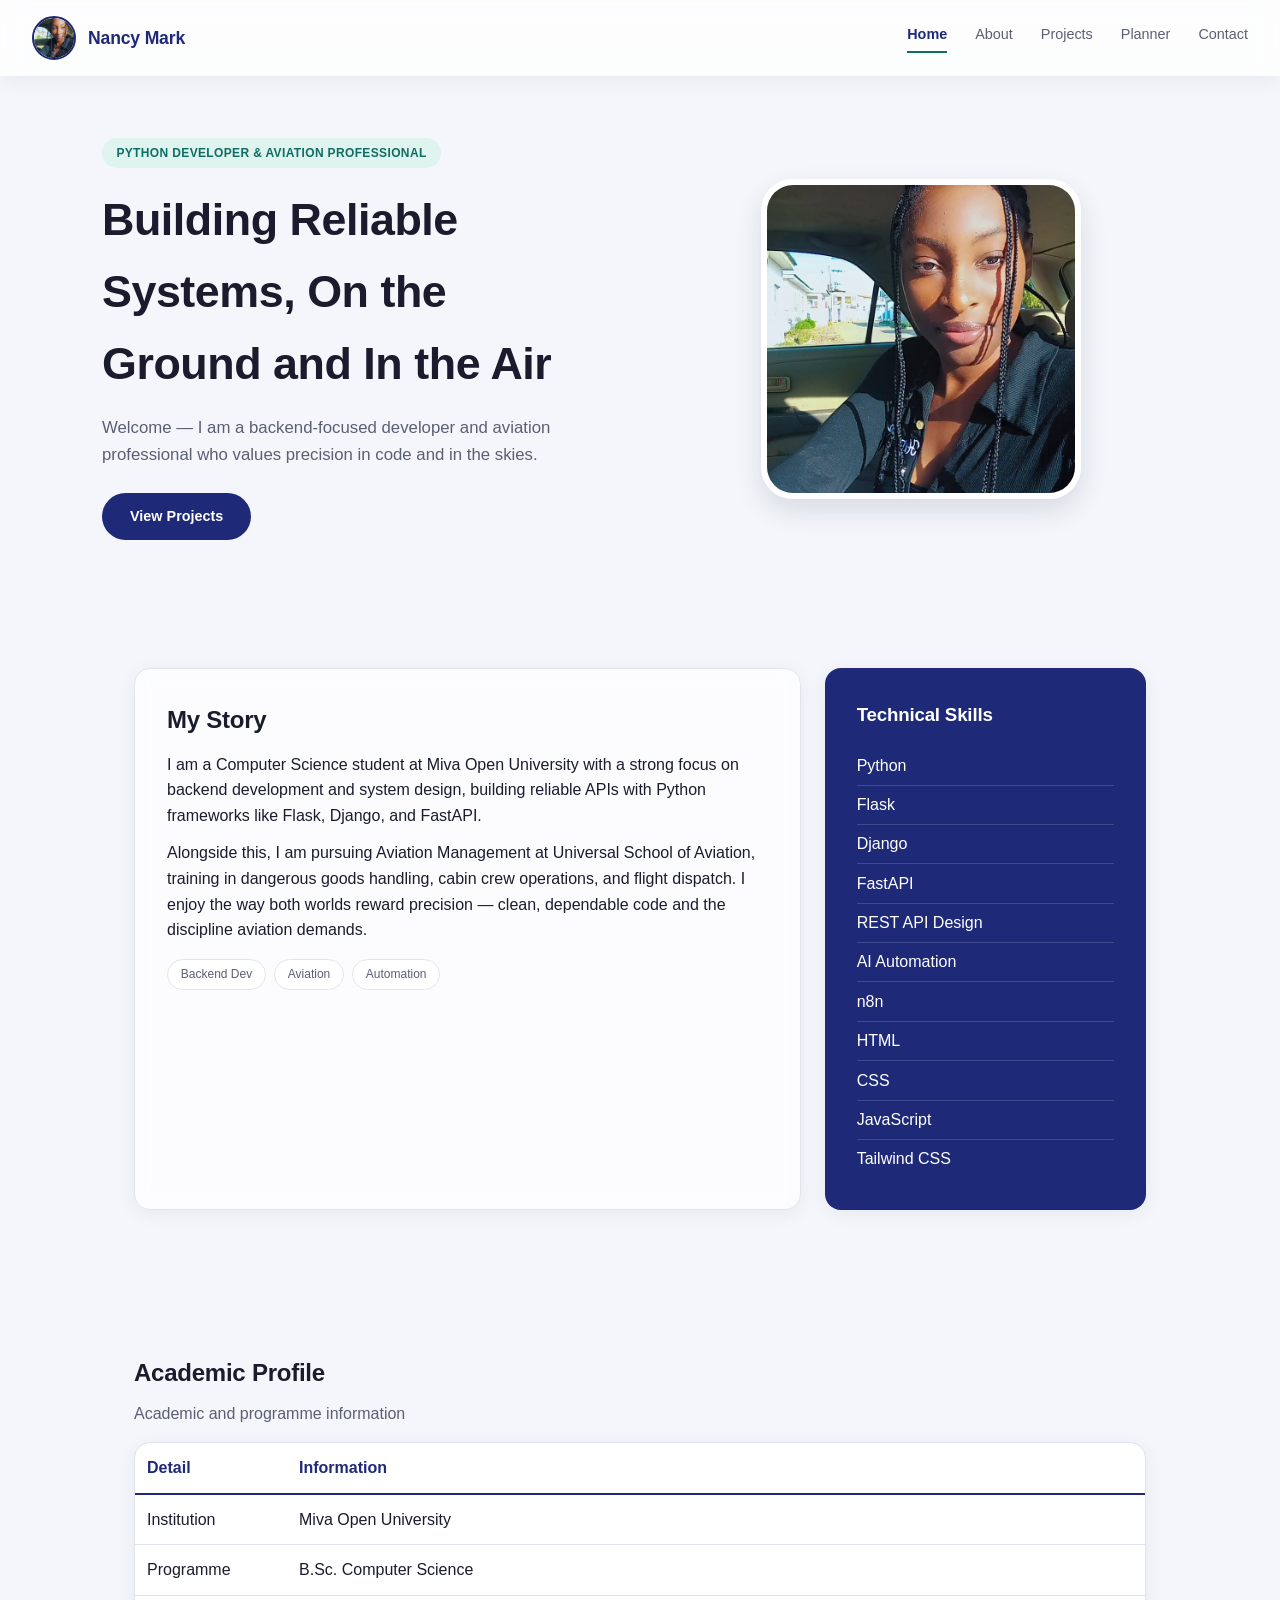
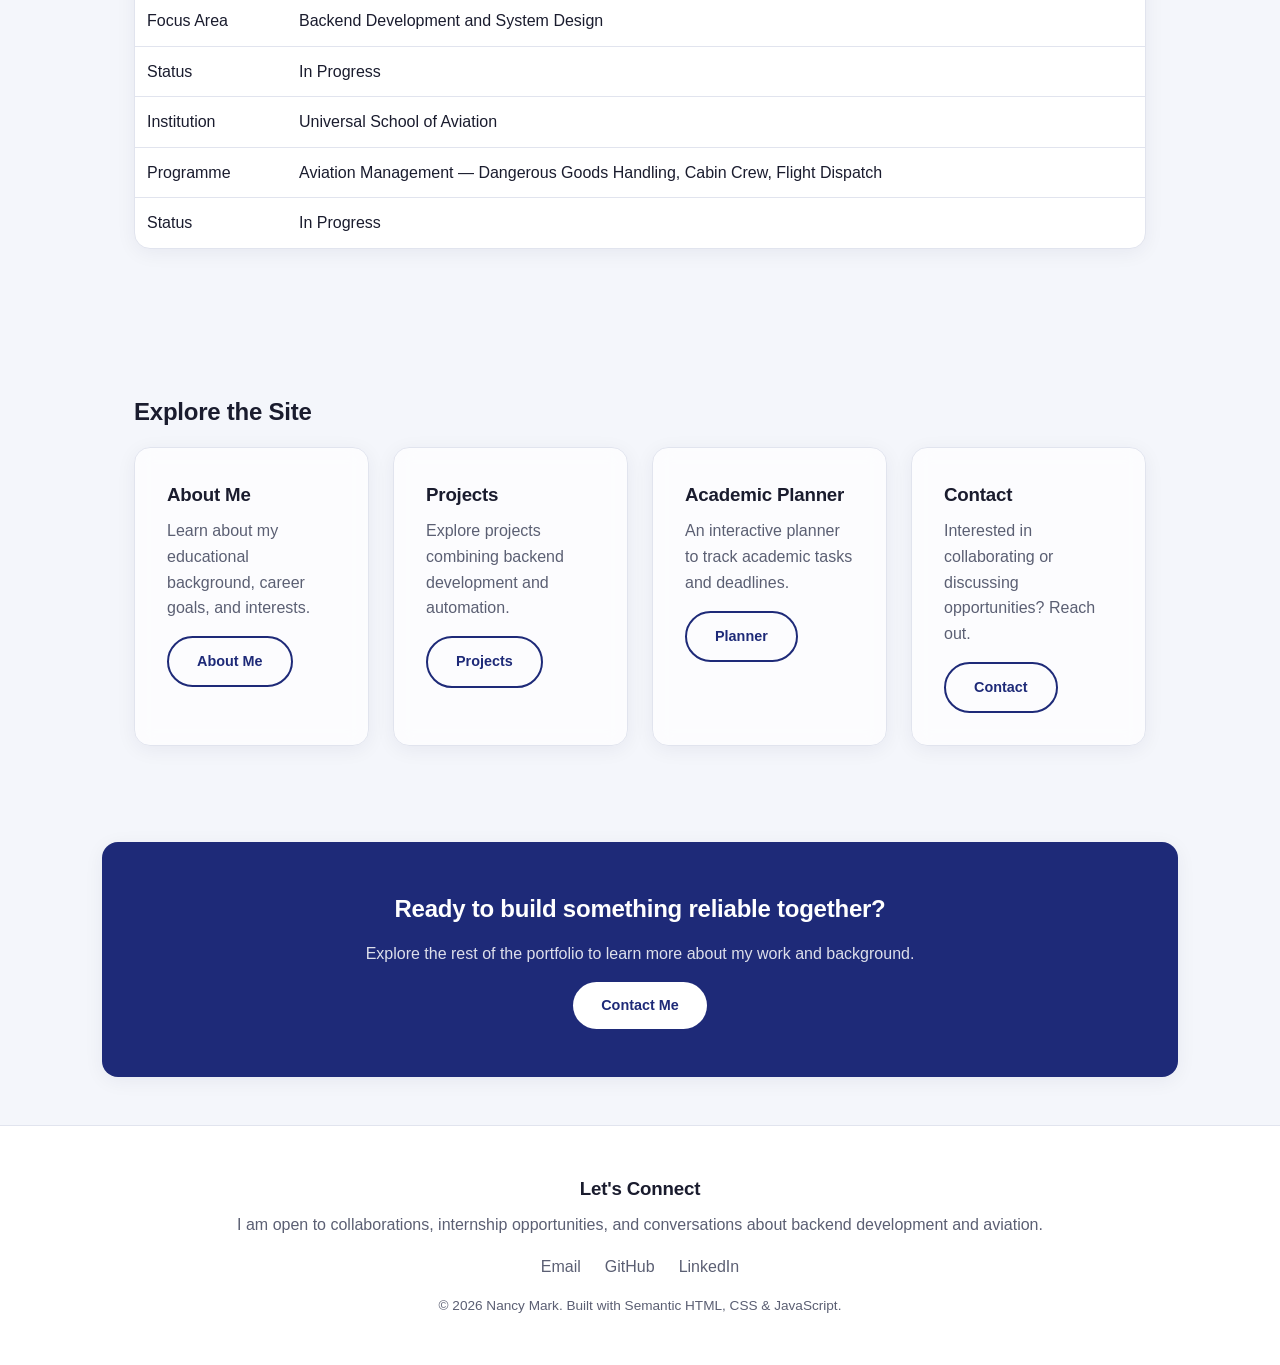
<file: index.html>
<!DOCTYPE html>
<html lang="en">
<head>
  <meta charset="UTF-8">
  <meta name="viewport" content="width=device-width, initial-scale=1.0">
  <title>Nancy Mark | Home</title>
  <link rel="stylesheet" href="css/style.css">
</head>
<body>

<!-- header -->
<header>
  <div class="brand">
    <img src="images/Nancy.png" alt="Nancy Mark">
    <h1>Nancy Mark</h1>
  </div>
  <nav>
    <a href="index.html" class="active">Home</a>
    <a href="about.html">About</a>
    <a href="projects.html">Projects</a>
    <a href="planner.html">Planner</a>
    <a href="contact.html">Contact</a>
  </nav>
  <button class="menu-toggle" aria-label="Toggle menu">
    <svg width="24" height="24" viewBox="0 0 24 24" fill="none" stroke="currentColor" stroke-width="2" stroke-linecap="round" stroke-linejoin="round"><line x1="3" y1="6" x2="21" y2="6"/><line x1="3" y1="12" x2="21" y2="12"/><line x1="3" y1="18" x2="21" y2="18"/></svg>
  </button>
</header>

<main class="container">

<!-- hero -->
<section class="hero" style="display:flex; align-items:center; gap:3rem; flex-wrap:wrap; padding:3rem 0;">
  <div style="flex:1; min-width:300px;">
    <span class="pill">Python Developer &amp; Aviation Professional</span>
    <h2 style="font-size:clamp(2rem, 4vw, 2.8rem); margin-top:1rem;">Building Reliable Systems, On the Ground and In the Air</h2>
    <p style="color:var(--text-muted); margin-top:1rem; font-size:1.05rem;">Welcome — I am a backend-focused developer and aviation professional who values precision in code and in the skies.</p>
    <a href="projects.html" class="btn" style="margin-top:1.5rem;">View Projects</a>
  </div>
  <div style="flex:1; min-width:260px; position:relative;">
    <img src="images/Nancy.png" alt="Nancy Mark" class="animate-float" style="width:100%; max-width:320px; aspect-ratio:1/1; object-fit:cover; border-radius:2rem; box-shadow:var(--shadow-hover); border:6px solid var(--surface); display:block; margin:0 auto;">
  </div>
</section>

<!-- about & skills -->
<section class="bento-grid fade-in-section" style="margin-top:2rem;">
  <div class="col-8 glass-card">
    <h2>My Story</h2>
    <p style="margin-top:0.75rem;">I am a Computer Science student at Miva Open University with a strong focus on backend development and system design, building reliable APIs with Python frameworks like Flask, Django, and FastAPI.</p>
    <p style="margin-top:0.75rem;">Alongside this, I am pursuing Aviation Management at Universal School of Aviation, training in dangerous goods handling, cabin crew operations, and flight dispatch. I enjoy the way both worlds reward precision — clean, dependable code and the discipline aviation demands.</p>
    <div style="display:flex; flex-wrap:wrap; gap:0.5rem; margin-top:1rem;">
      <span class="tag">Backend Dev</span>
      <span class="tag">Aviation</span>
      <span class="tag">Automation</span>
    </div>
  </div>
  <div class="col-4 dark-card">
    <h3 style="color:var(--surface); margin-bottom:1rem;">Technical Skills</h3>
    <ul style="list-style:none; padding:0; margin:0;">
      <li style="padding:0.4rem 0; border-bottom:1px solid rgba(255,255,255,0.15); color:var(--surface);">Python</li>
      <li style="padding:0.4rem 0; border-bottom:1px solid rgba(255,255,255,0.15); color:var(--surface);">Flask</li>
      <li style="padding:0.4rem 0; border-bottom:1px solid rgba(255,255,255,0.15); color:var(--surface);">Django</li>
      <li style="padding:0.4rem 0; border-bottom:1px solid rgba(255,255,255,0.15); color:var(--surface);">FastAPI</li>
      <li style="padding:0.4rem 0; border-bottom:1px solid rgba(255,255,255,0.15); color:var(--surface);">REST API Design</li>
      <li style="padding:0.4rem 0; border-bottom:1px solid rgba(255,255,255,0.15); color:var(--surface);">AI Automation</li>
      <li style="padding:0.4rem 0; border-bottom:1px solid rgba(255,255,255,0.15); color:var(--surface);">n8n</li>
      <li style="padding:0.4rem 0; border-bottom:1px solid rgba(255,255,255,0.15); color:var(--surface);">HTML</li>
      <li style="padding:0.4rem 0; border-bottom:1px solid rgba(255,255,255,0.15); color:var(--surface);">CSS</li>
      <li style="padding:0.4rem 0; border-bottom:1px solid rgba(255,255,255,0.15); color:var(--surface);">JavaScript</li>
      <li style="padding:0.4rem 0; color:var(--surface);">Tailwind CSS</li>
    </ul>
  </div>
</section>

<!-- academic profile -->
<section class="fade-in-section" style="margin-top:3rem;">
  <h2>Academic Profile</h2>
  <p style="color:var(--text-muted); margin-top:0.5rem;">Academic and programme information</p>
  <div class="solid-card" style="margin-top:1rem; padding:0; overflow:hidden;">
    <table style="width:100%; border-collapse:collapse;">
      <thead>
        <tr>
          <th style="border-bottom:2px solid var(--primary); color:var(--primary); text-align:left; padding:0.75rem;">Detail</th>
          <th style="border-bottom:2px solid var(--primary); color:var(--primary); text-align:left; padding:0.75rem;">Information</th>
        </tr>
      </thead>
      <tbody>
        <tr>
          <td style="padding:0.75rem; border-bottom:1px solid var(--border);">Institution</td>
          <td style="padding:0.75rem; border-bottom:1px solid var(--border);">Miva Open University</td>
        </tr>
        <tr>
          <td style="padding:0.75rem; border-bottom:1px solid var(--border);">Programme</td>
          <td style="padding:0.75rem; border-bottom:1px solid var(--border);">B.Sc. Computer Science</td>
        </tr>
        <tr>
          <td style="padding:0.75rem; border-bottom:1px solid var(--border);">Focus Area</td>
          <td style="padding:0.75rem; border-bottom:1px solid var(--border);">Backend Development and System Design</td>
        </tr>
        <tr>
          <td style="padding:0.75rem; border-bottom:1px solid var(--border);">Status</td>
          <td style="padding:0.75rem; border-bottom:1px solid var(--border);">In Progress</td>
        </tr>
        <tr>
          <td style="padding:0.75rem; border-bottom:1px solid var(--border);">Institution</td>
          <td style="padding:0.75rem; border-bottom:1px solid var(--border);">Universal School of Aviation</td>
        </tr>
        <tr>
          <td style="padding:0.75rem; border-bottom:1px solid var(--border);">Programme</td>
          <td style="padding:0.75rem; border-bottom:1px solid var(--border);">Aviation Management — Dangerous Goods Handling, Cabin Crew, Flight Dispatch</td>
        </tr>
        <tr>
          <td style="padding:0.75rem;">Status</td>
          <td style="padding:0.75rem;">In Progress</td>
        </tr>
      </tbody>
    </table>
  </div>
</section>

<!-- explore the site -->
<section class="fade-in-section" style="margin-top:3rem;">
  <h2>Explore the Site</h2>
  <div style="display:grid; grid-template-columns:repeat(auto-fit, minmax(220px, 1fr)); gap:1.5rem; margin-top:1rem;">
    <div class="glass-card">
      <h3>About Me</h3>
      <p style="color:var(--text-muted); margin-top:0.5rem;">Learn about my educational background, career goals, and interests.</p>
      <a href="about.html" class="btn btn-outline" style="margin-top:1rem;">About Me</a>
    </div>
    <div class="glass-card">
      <h3>Projects</h3>
      <p style="color:var(--text-muted); margin-top:0.5rem;">Explore projects combining backend development and automation.</p>
      <a href="projects.html" class="btn btn-outline" style="margin-top:1rem;">Projects</a>
    </div>
    <div class="glass-card">
      <h3>Academic Planner</h3>
      <p style="color:var(--text-muted); margin-top:0.5rem;">An interactive planner to track academic tasks and deadlines.</p>
      <a href="planner.html" class="btn btn-outline" style="margin-top:1rem;">Planner</a>
    </div>
    <div class="glass-card">
      <h3>Contact</h3>
      <p style="color:var(--text-muted); margin-top:0.5rem;">Interested in collaborating or discussing opportunities? Reach out.</p>
      <a href="contact.html" class="btn btn-outline" style="margin-top:1rem;">Contact</a>
    </div>
  </div>
</section>

<!-- cta -->
<section class="dark-card fade-in-section" style="margin-top:3rem; text-align:center; padding:3rem;">
  <h2>Ready to build something reliable together?</h2>
  <p style="color:rgba(255,255,255,0.85); margin-top:0.75rem;">Explore the rest of the portfolio to learn more about my work and background.</p>
  <a href="contact.html" class="btn" style="background:var(--surface); color:var(--primary); margin-top:1rem;">Contact Me</a>
</section>

</main>

<!-- footer -->
<footer style="background:var(--surface); border-top:1px solid var(--border); padding:3rem 2rem; text-align:center; margin-top:3rem;">
  <h3>Let's Connect</h3>
  <p style="color:var(--text-muted); margin-top:0.5rem;">I am open to collaborations, internship opportunities, and conversations about backend development and aviation.</p>
  <div style="display:flex; justify-content:center; gap:1.5rem; margin-top:1rem;">
    <a href="mailto:nancymarkmbetonze@gmail.com" style="color:var(--text-muted); text-decoration:none;">Email</a>
    <a href="https://github.com/nancymarkmbetonze-ui" target="_blank" rel="noopener noreferrer" style="color:var(--text-muted); text-decoration:none;">GitHub</a>
    <a href="#" style="color:var(--text-muted); text-decoration:none;">LinkedIn</a>
  </div>
  <p style="margin-top:1rem; font-size:0.85rem; color:var(--text-muted);">&copy; 2026 Nancy Mark. Built with Semantic HTML, CSS &amp; JavaScript.</p>
</footer>

<script src="js/animation.js"></script>

</body>
</html>
</file>
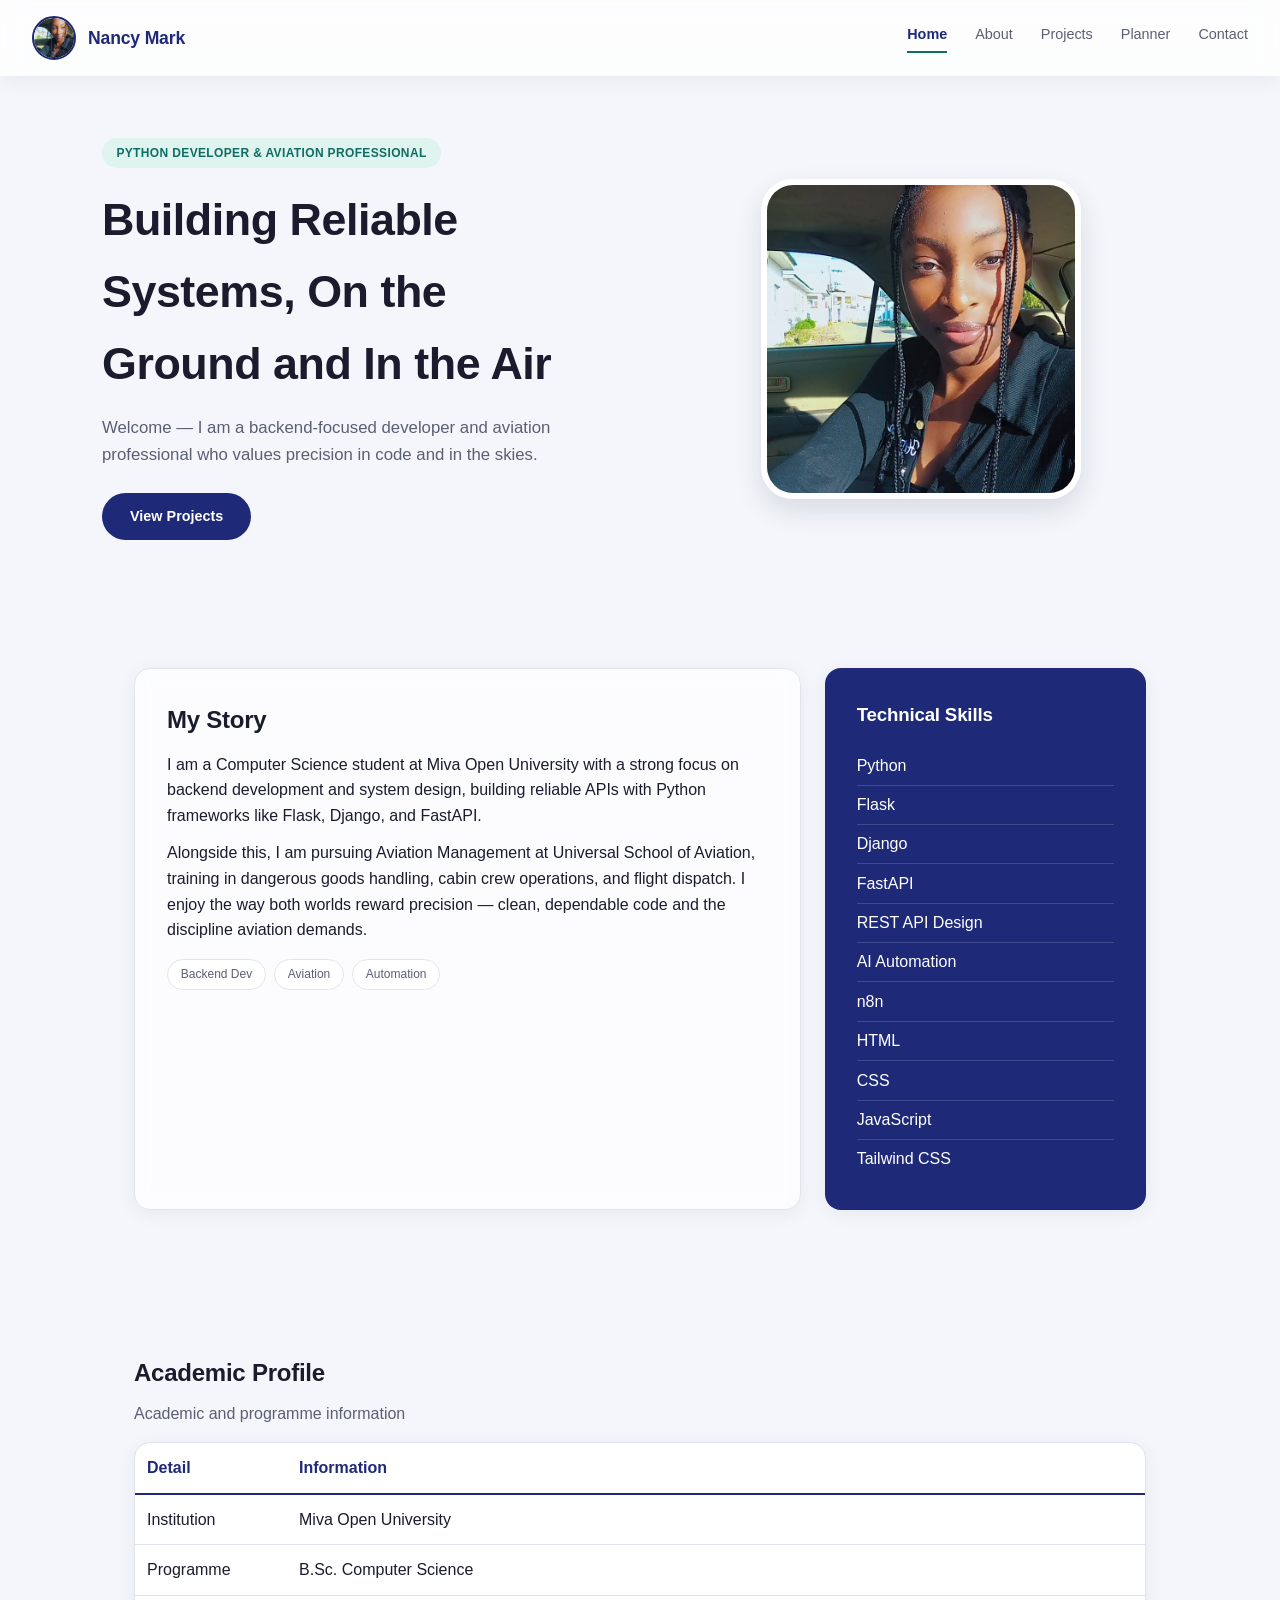
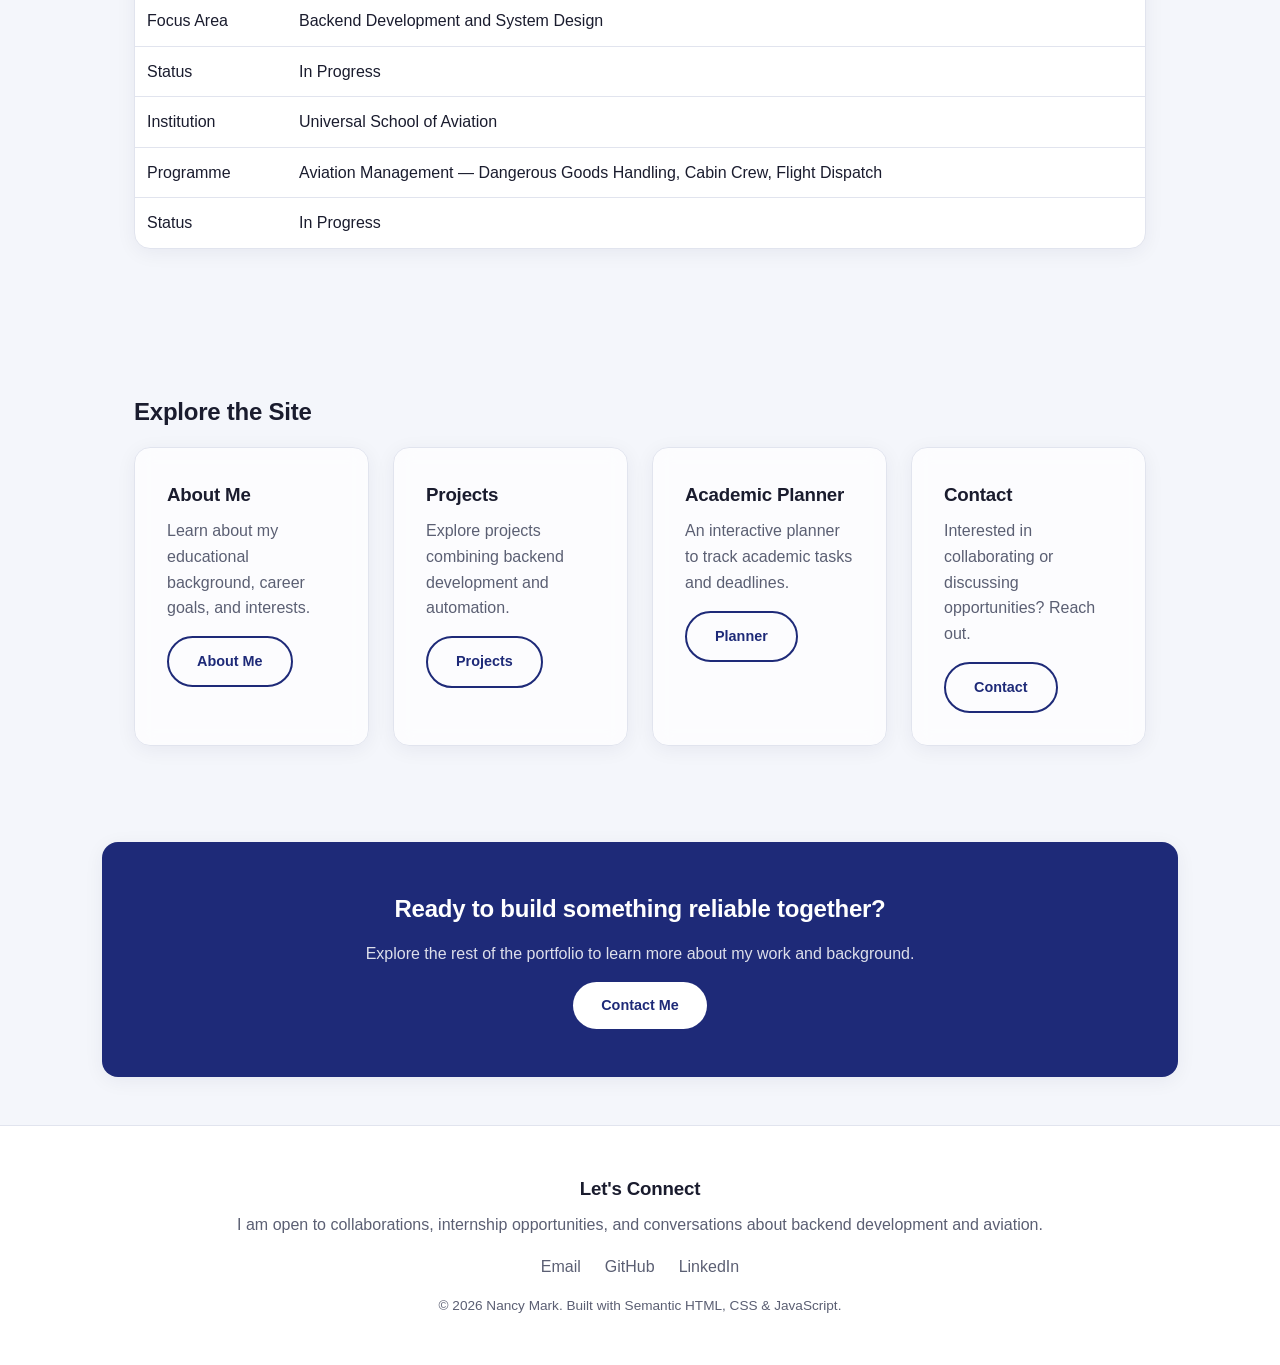
<file: html/index.html>
<!DOCTYPE html>
<html lang="en">
<head>
  <meta charset="UTF-8">
  <meta name="viewport" content="width=device-width, initial-scale=1.0">
  <title>Nancy Mark | Home</title>
  <link rel="stylesheet" href="../css/style.css">
</head>
<body>

<!-- header -->
<header>
  <div class="brand">
    <img src="../images/Nancy.png" alt="Nancy Mark">
    <h1>Nancy Mark</h1>
  </div>
  <nav>
    <a href="index.html" class="active">Home</a>
    <a href="about.html">About</a>
    <a href="projects.html">Projects</a>
    <a href="planner.html">Planner</a>
    <a href="contact.html">Contact</a>
  </nav>
  <button class="menu-toggle" aria-label="Toggle menu">
    <svg width="24" height="24" viewBox="0 0 24 24" fill="none" stroke="currentColor" stroke-width="2" stroke-linecap="round" stroke-linejoin="round"><line x1="3" y1="6" x2="21" y2="6"/><line x1="3" y1="12" x2="21" y2="12"/><line x1="3" y1="18" x2="21" y2="18"/></svg>
  </button>
</header>

<main class="container">

<!-- hero -->
<section class="hero" style="display:flex; align-items:center; gap:3rem; flex-wrap:wrap; padding:3rem 0;">
  <div style="flex:1; min-width:300px;">
    <span class="pill">Python Developer &amp; Aviation Professional</span>
    <h2 style="font-size:clamp(2rem, 4vw, 2.8rem); margin-top:1rem;">Building Reliable Systems, On the Ground and In the Air</h2>
    <p style="color:var(--text-muted); margin-top:1rem; font-size:1.05rem;">Welcome — I am a backend-focused developer and aviation professional who values precision in code and in the skies.</p>
    <a href="projects.html" class="btn" style="margin-top:1.5rem;">View Projects</a>
  </div>
  <div style="flex:1; min-width:260px; position:relative;">
    <img src="../images/Nancy.png" alt="Nancy Mark" class="animate-float" style="width:100%; max-width:320px; aspect-ratio:1/1; object-fit:cover; border-radius:2rem; box-shadow:var(--shadow-hover); border:6px solid var(--surface); display:block; margin:0 auto;">
  </div>
</section>

<!-- about & skills -->
<section class="bento-grid fade-in-section" style="margin-top:2rem;">
  <div class="col-8 glass-card">
    <h2>My Story</h2>
    <p style="margin-top:0.75rem;">I am a Computer Science student at Miva Open University with a strong focus on backend development and system design, building reliable APIs with Python frameworks like Flask, Django, and FastAPI.</p>
    <p style="margin-top:0.75rem;">Alongside this, I am pursuing Aviation Management at Universal School of Aviation, training in dangerous goods handling, cabin crew operations, and flight dispatch. I enjoy the way both worlds reward precision — clean, dependable code and the discipline aviation demands.</p>
    <div style="display:flex; flex-wrap:wrap; gap:0.5rem; margin-top:1rem;">
      <span class="tag">Backend Dev</span>
      <span class="tag">Aviation</span>
      <span class="tag">Automation</span>
    </div>
  </div>
  <div class="col-4 dark-card">
    <h3 style="color:var(--surface); margin-bottom:1rem;">Technical Skills</h3>
    <ul style="list-style:none; padding:0; margin:0;">
      <li style="padding:0.4rem 0; border-bottom:1px solid rgba(255,255,255,0.15); color:var(--surface);">Python</li>
      <li style="padding:0.4rem 0; border-bottom:1px solid rgba(255,255,255,0.15); color:var(--surface);">Flask</li>
      <li style="padding:0.4rem 0; border-bottom:1px solid rgba(255,255,255,0.15); color:var(--surface);">Django</li>
      <li style="padding:0.4rem 0; border-bottom:1px solid rgba(255,255,255,0.15); color:var(--surface);">FastAPI</li>
      <li style="padding:0.4rem 0; border-bottom:1px solid rgba(255,255,255,0.15); color:var(--surface);">REST API Design</li>
      <li style="padding:0.4rem 0; border-bottom:1px solid rgba(255,255,255,0.15); color:var(--surface);">AI Automation</li>
      <li style="padding:0.4rem 0; border-bottom:1px solid rgba(255,255,255,0.15); color:var(--surface);">n8n</li>
      <li style="padding:0.4rem 0; border-bottom:1px solid rgba(255,255,255,0.15); color:var(--surface);">HTML</li>
      <li style="padding:0.4rem 0; border-bottom:1px solid rgba(255,255,255,0.15); color:var(--surface);">CSS</li>
      <li style="padding:0.4rem 0; border-bottom:1px solid rgba(255,255,255,0.15); color:var(--surface);">JavaScript</li>
      <li style="padding:0.4rem 0; color:var(--surface);">Tailwind CSS</li>
    </ul>
  </div>
</section>

<!-- academic profile -->
<section class="fade-in-section" style="margin-top:3rem;">
  <h2>Academic Profile</h2>
  <p style="color:var(--text-muted); margin-top:0.5rem;">Academic and programme information</p>
  <div class="solid-card" style="margin-top:1rem; padding:0; overflow:hidden;">
    <table style="width:100%; border-collapse:collapse;">
      <thead>
        <tr>
          <th style="border-bottom:2px solid var(--primary); color:var(--primary); text-align:left; padding:0.75rem;">Detail</th>
          <th style="border-bottom:2px solid var(--primary); color:var(--primary); text-align:left; padding:0.75rem;">Information</th>
        </tr>
      </thead>
      <tbody>
        <tr>
          <td style="padding:0.75rem; border-bottom:1px solid var(--border);">Institution</td>
          <td style="padding:0.75rem; border-bottom:1px solid var(--border);">Miva Open University</td>
        </tr>
        <tr>
          <td style="padding:0.75rem; border-bottom:1px solid var(--border);">Programme</td>
          <td style="padding:0.75rem; border-bottom:1px solid var(--border);">B.Sc. Computer Science</td>
        </tr>
        <tr>
          <td style="padding:0.75rem; border-bottom:1px solid var(--border);">Focus Area</td>
          <td style="padding:0.75rem; border-bottom:1px solid var(--border);">Backend Development and System Design</td>
        </tr>
        <tr>
          <td style="padding:0.75rem; border-bottom:1px solid var(--border);">Status</td>
          <td style="padding:0.75rem; border-bottom:1px solid var(--border);">In Progress</td>
        </tr>
        <tr>
          <td style="padding:0.75rem; border-bottom:1px solid var(--border);">Institution</td>
          <td style="padding:0.75rem; border-bottom:1px solid var(--border);">Universal School of Aviation</td>
        </tr>
        <tr>
          <td style="padding:0.75rem; border-bottom:1px solid var(--border);">Programme</td>
          <td style="padding:0.75rem; border-bottom:1px solid var(--border);">Aviation Management — Dangerous Goods Handling, Cabin Crew, Flight Dispatch</td>
        </tr>
        <tr>
          <td style="padding:0.75rem;">Status</td>
          <td style="padding:0.75rem;">In Progress</td>
        </tr>
      </tbody>
    </table>
  </div>
</section>

<!-- explore the site -->
<section class="fade-in-section" style="margin-top:3rem;">
  <h2>Explore the Site</h2>
  <div style="display:grid; grid-template-columns:repeat(auto-fit, minmax(220px, 1fr)); gap:1.5rem; margin-top:1rem;">
    <div class="glass-card">
      <h3>About Me</h3>
      <p style="color:var(--text-muted); margin-top:0.5rem;">Learn about my educational background, career goals, and interests.</p>
      <a href="about.html" class="btn btn-outline" style="margin-top:1rem;">About Me</a>
    </div>
    <div class="glass-card">
      <h3>Projects</h3>
      <p style="color:var(--text-muted); margin-top:0.5rem;">Explore projects combining backend development and automation.</p>
      <a href="projects.html" class="btn btn-outline" style="margin-top:1rem;">Projects</a>
    </div>
    <div class="glass-card">
      <h3>Academic Planner</h3>
      <p style="color:var(--text-muted); margin-top:0.5rem;">An interactive planner to track academic tasks and deadlines.</p>
      <a href="planner.html" class="btn btn-outline" style="margin-top:1rem;">Planner</a>
    </div>
    <div class="glass-card">
      <h3>Contact</h3>
      <p style="color:var(--text-muted); margin-top:0.5rem;">Interested in collaborating or discussing opportunities? Reach out.</p>
      <a href="contact.html" class="btn btn-outline" style="margin-top:1rem;">Contact</a>
    </div>
  </div>
</section>

<!-- cta -->
<section class="dark-card fade-in-section" style="margin-top:3rem; text-align:center; padding:3rem;">
  <h2>Ready to build something reliable together?</h2>
  <p style="color:rgba(255,255,255,0.85); margin-top:0.75rem;">Explore the rest of the portfolio to learn more about my work and background.</p>
  <a href="contact.html" class="btn" style="background:var(--surface); color:var(--primary); margin-top:1rem;">Contact Me</a>
</section>

</main>

<!-- footer -->
<footer style="background:var(--surface); border-top:1px solid var(--border); padding:3rem 2rem; text-align:center; margin-top:3rem;">
  <h3>Let's Connect</h3>
  <p style="color:var(--text-muted); margin-top:0.5rem;">I am open to collaborations, internship opportunities, and conversations about backend development and aviation.</p>
  <div style="display:flex; justify-content:center; gap:1.5rem; margin-top:1rem;">
    <a href="mailto:nancymarkmbetonze@gmail.com" style="color:var(--text-muted); text-decoration:none;">Email</a>
    <a href="https://github.com/nancymarkmbetonze-ui" target="_blank" rel="noopener noreferrer" style="color:var(--text-muted); text-decoration:none;">GitHub</a>
    <a href="#" style="color:var(--text-muted); text-decoration:none;">LinkedIn</a>
  </div>
  <p style="margin-top:1rem; font-size:0.85rem; color:var(--text-muted);">&copy; 2026 Nancy Mark. Built with Semantic HTML, CSS &amp; JavaScript.</p>
</footer>

<script src="../js/animation.js"></script>

</body>
</html>
</file>
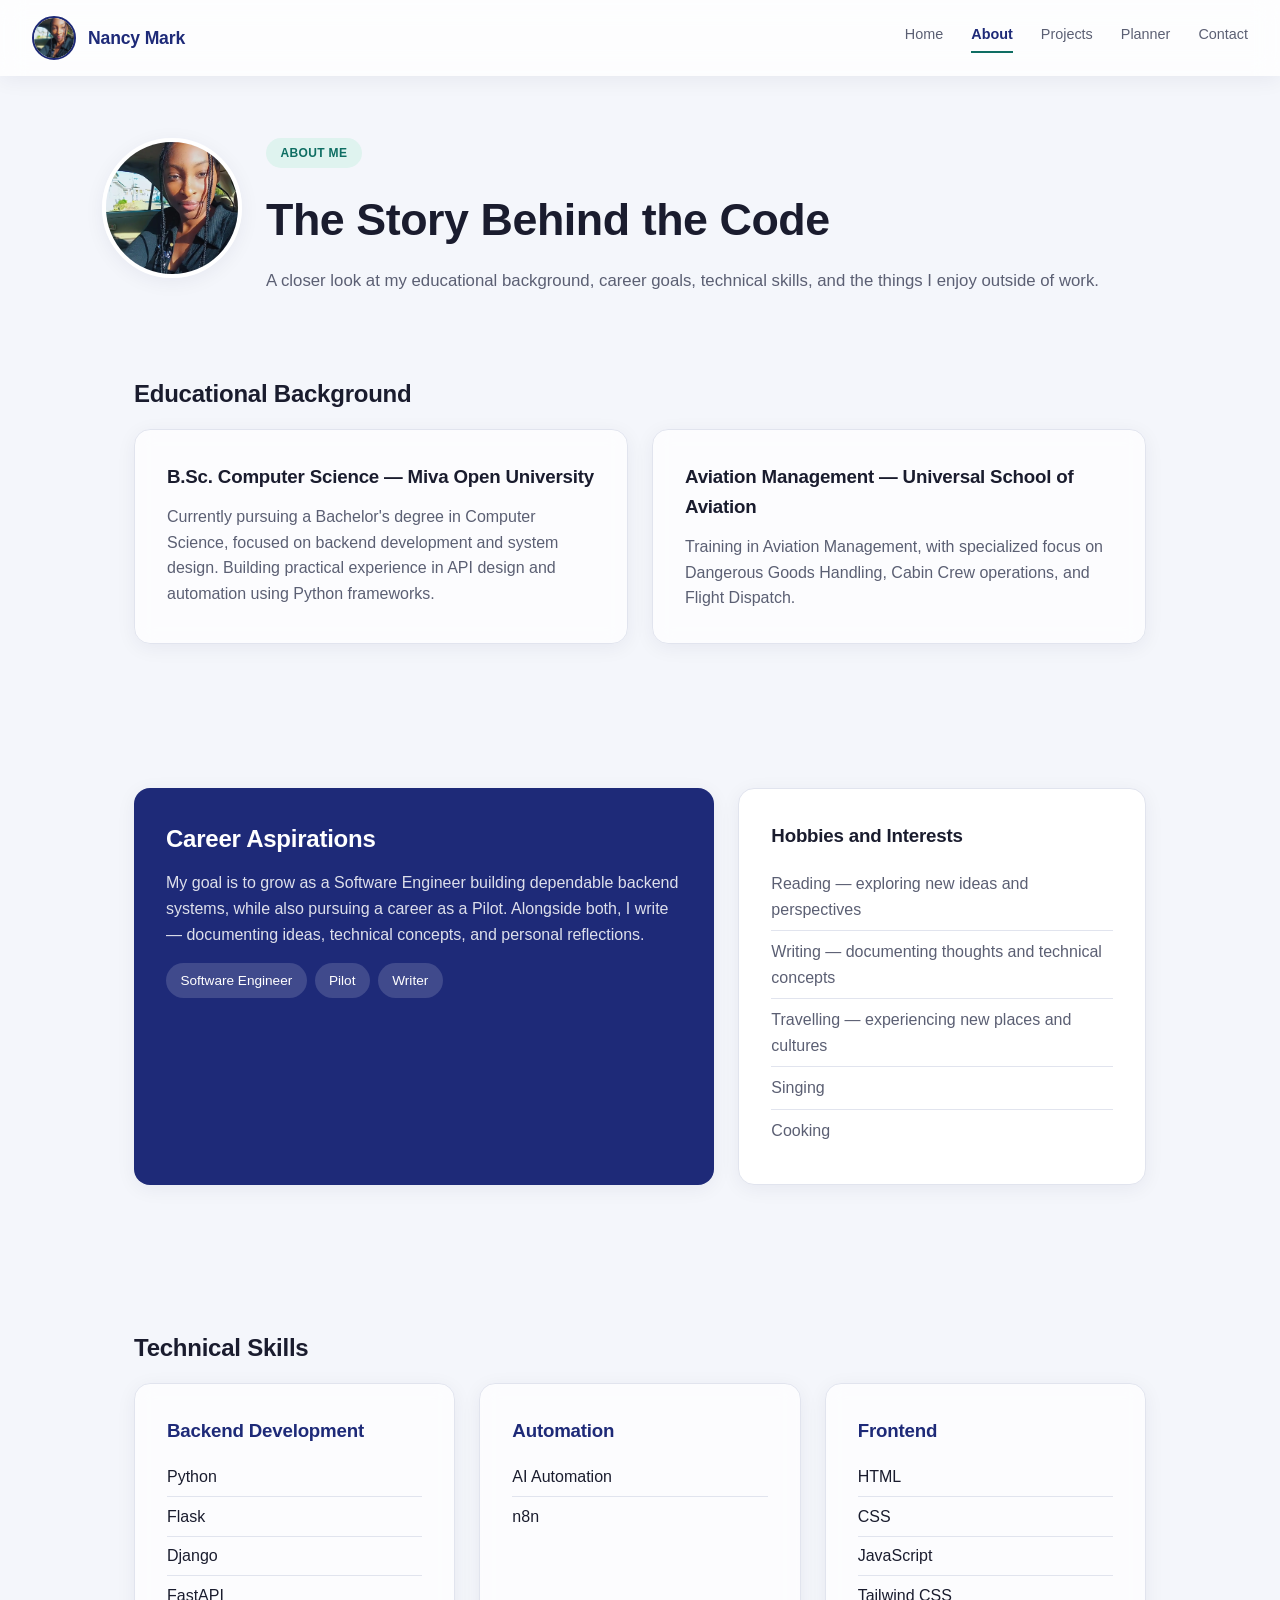
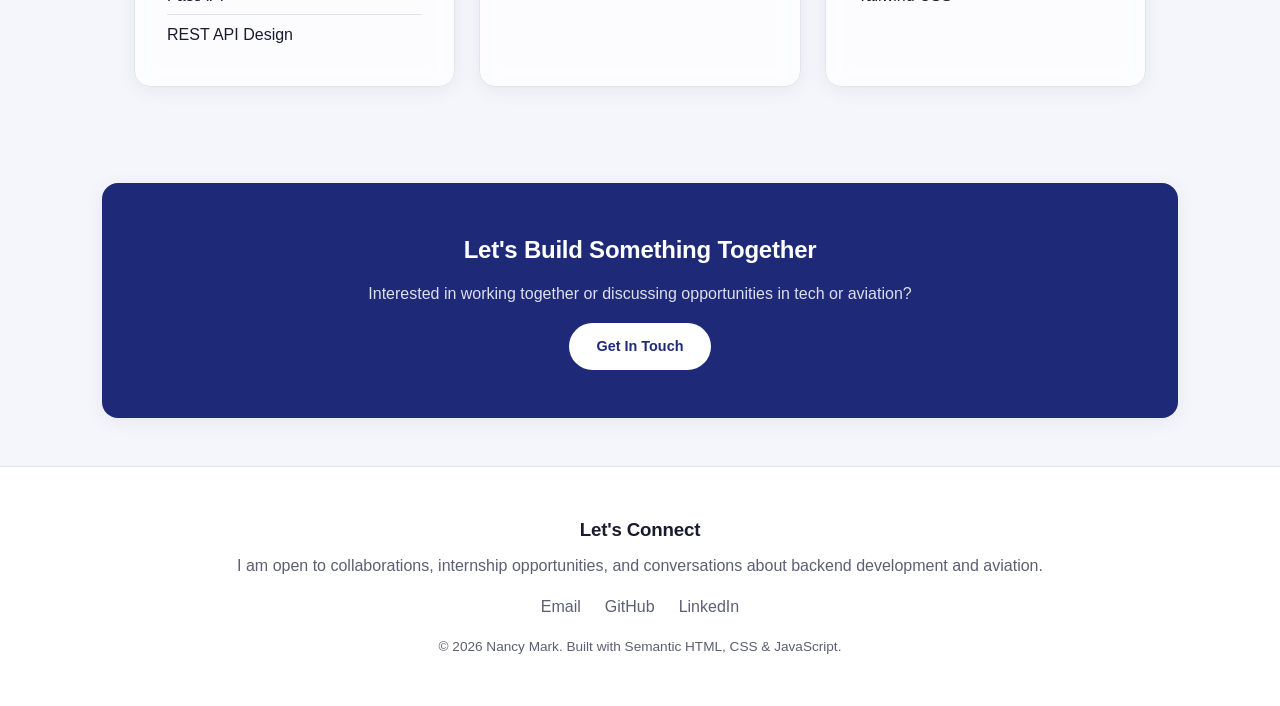
<file: about.html>
<!DOCTYPE html>
<html lang="en">
<head>
  <meta charset="UTF-8">
  <meta name="viewport" content="width=device-width, initial-scale=1.0">
  <title>Nancy Mark | About Me</title>
  <link rel="stylesheet" href="css/style.css">
</head>
<body>

<!-- header -->
<header>
  <div class="brand">
    <img src="images/Nancy.png" alt="Nancy Mark">
    <h1>Nancy Mark</h1>
  </div>
  <nav>
    <a href="index.html">Home</a>
    <a href="about.html" class="active">About</a>
    <a href="projects.html">Projects</a>
    <a href="planner.html">Planner</a>
    <a href="contact.html">Contact</a>
  </nav>
  <button class="menu-toggle" aria-label="Toggle menu">
    <svg width="24" height="24" viewBox="0 0 24 24" fill="none" stroke="currentColor" stroke-width="2" stroke-linecap="round" stroke-linejoin="round"><line x1="3" y1="6" x2="21" y2="6"/><line x1="3" y1="12" x2="21" y2="12"/><line x1="3" y1="18" x2="21" y2="18"/></svg>
  </button>
</header>

<main class="container">

<!-- hero -->
<section style="padding:3rem 0 1rem;">
  <span class="pill">About Me</span>
  <img src="images/Nancy.png" alt="Nancy Mark" style="width:140px; height:140px; border-radius:50%; object-fit:cover; border:4px solid var(--surface); box-shadow:var(--shadow); float:left; margin-right:1.5rem; margin-bottom:1rem;">
  <h2 style="font-size:clamp(2rem, 4vw, 2.8rem); margin-top:1rem;">The Story Behind the Code</h2>
  <p style="color:var(--text-muted); margin-top:0.75rem; font-size:1.05rem;">A closer look at my educational background, career goals, technical skills, and the things I enjoy outside of work.</p>
</section>

<!-- education -->
<section class="fade-in-section" style="margin-top:1rem;">
  <h2>Educational Background</h2>
  <div style="display:grid; grid-template-columns:repeat(auto-fit, minmax(280px, 1fr)); gap:1.5rem; margin-top:1rem;">
    <div class="glass-card">
      <h3>B.Sc. Computer Science — Miva Open University</h3>
      <p style="color:var(--text-muted); margin-top:0.75rem;">Currently pursuing a Bachelor's degree in Computer Science, focused on backend development and system design. Building practical experience in API design and automation using Python frameworks.</p>
    </div>
    <div class="glass-card">
      <h3>Aviation Management — Universal School of Aviation</h3>
      <p style="color:var(--text-muted); margin-top:0.75rem;">Training in Aviation Management, with specialized focus on Dangerous Goods Handling, Cabin Crew operations, and Flight Dispatch.</p>
    </div>
  </div>
</section>

<!-- aspirations & hobbies -->
<section class="bento-grid fade-in-section" style="margin-top:3rem;">
  <div class="col-7 dark-card">
    <h2 style="color:var(--surface);">Career Aspirations</h2>
    <p style="color:rgba(255,255,255,0.85); margin-top:0.75rem;">My goal is to grow as a Software Engineer building dependable backend systems, while also pursuing a career as a Pilot. Alongside both, I write — documenting ideas, technical concepts, and personal reflections.</p>
    <div style="display:flex; flex-wrap:wrap; gap:0.5rem; margin-top:1rem;">
      <span style="background:rgba(255,255,255,0.15); color:var(--surface); padding:0.4rem 0.9rem; border-radius:999px; font-size:0.85rem;">Software Engineer</span>
      <span style="background:rgba(255,255,255,0.15); color:var(--surface); padding:0.4rem 0.9rem; border-radius:999px; font-size:0.85rem;">Pilot</span>
      <span style="background:rgba(255,255,255,0.15); color:var(--surface); padding:0.4rem 0.9rem; border-radius:999px; font-size:0.85rem;">Writer</span>
    </div>
  </div>
  <div class="col-5 solid-card">
    <h3>Hobbies and Interests</h3>
    <ul style="list-style:none; padding:0; margin-top:0.75rem;">
      <li style="padding:0.5rem 0; border-bottom:1px solid var(--border); color:var(--text-muted);">Reading — exploring new ideas and perspectives</li>
      <li style="padding:0.5rem 0; border-bottom:1px solid var(--border); color:var(--text-muted);">Writing — documenting thoughts and technical concepts</li>
      <li style="padding:0.5rem 0; border-bottom:1px solid var(--border); color:var(--text-muted);">Travelling — experiencing new places and cultures</li>
      <li style="padding:0.5rem 0; border-bottom:1px solid var(--border); color:var(--text-muted);">Singing</li>
      <li style="padding:0.5rem 0; color:var(--text-muted);">Cooking</li>
    </ul>
  </div>
</section>

<!-- skills -->
<section class="fade-in-section" style="margin-top:3rem;">
  <h2>Technical Skills</h2>
  <div style="display:grid; grid-template-columns:repeat(auto-fit, minmax(220px, 1fr)); gap:1.5rem; margin-top:1rem;">
    <div class="glass-card">
      <h3 style="color:var(--primary);">Backend Development</h3>
      <ul style="list-style:none; padding:0; margin-top:0.75rem;">
        <li style="padding:0.4rem 0; border-bottom:1px solid var(--border);">Python</li>
        <li style="padding:0.4rem 0; border-bottom:1px solid var(--border);">Flask</li>
        <li style="padding:0.4rem 0; border-bottom:1px solid var(--border);">Django</li>
        <li style="padding:0.4rem 0; border-bottom:1px solid var(--border);">FastAPI</li>
        <li style="padding:0.4rem 0;">REST API Design</li>
      </ul>
    </div>
    <div class="glass-card">
      <h3 style="color:var(--primary);">Automation</h3>
      <ul style="list-style:none; padding:0; margin-top:0.75rem;">
        <li style="padding:0.4rem 0; border-bottom:1px solid var(--border);">AI Automation</li>
        <li style="padding:0.4rem 0;">n8n</li>
      </ul>
    </div>
    <div class="glass-card">
      <h3 style="color:var(--primary);">Frontend</h3>
      <ul style="list-style:none; padding:0; margin-top:0.75rem;">
        <li style="padding:0.4rem 0; border-bottom:1px solid var(--border);">HTML</li>
        <li style="padding:0.4rem 0; border-bottom:1px solid var(--border);">CSS</li>
        <li style="padding:0.4rem 0; border-bottom:1px solid var(--border);">JavaScript</li>
        <li style="padding:0.4rem 0;">Tailwind CSS</li>
      </ul>
    </div>
  </div>
</section>

<!-- cta -->
<section class="dark-card fade-in-section" style="margin-top:3rem; text-align:center; padding:3rem;">
  <h2>Let's Build Something Together</h2>
  <p style="color:rgba(255,255,255,0.85); margin-top:0.75rem;">Interested in working together or discussing opportunities in tech or aviation?</p>
  <a href="contact.html" class="btn" style="background:var(--surface); color:var(--primary); margin-top:1rem;">Get In Touch</a>
</section>

</main>

<!-- footer -->
<footer style="background:var(--surface); border-top:1px solid var(--border); padding:3rem 2rem; text-align:center; margin-top:3rem;">
  <h3>Let's Connect</h3>
  <p style="color:var(--text-muted); margin-top:0.5rem;">I am open to collaborations, internship opportunities, and conversations about backend development and aviation.</p>
  <div style="display:flex; justify-content:center; gap:1.5rem; margin-top:1rem;">
    <a href="mailto:nancymarkmbetonze@gmail.com" style="color:var(--text-muted); text-decoration:none;">Email</a>
    <a href="https://github.com/nancymarkmbetonze-ui" target="_blank" rel="noopener noreferrer" style="color:var(--text-muted); text-decoration:none;">GitHub</a>
    <a href="#" style="color:var(--text-muted); text-decoration:none;">LinkedIn</a>
  </div>
  <p style="margin-top:1rem; font-size:0.85rem; color:var(--text-muted);">&copy; 2026 Nancy Mark. Built with Semantic HTML, CSS &amp; JavaScript.</p>
</footer>

<script src="js/animation.js"></script>

</body>
</html>
</file>
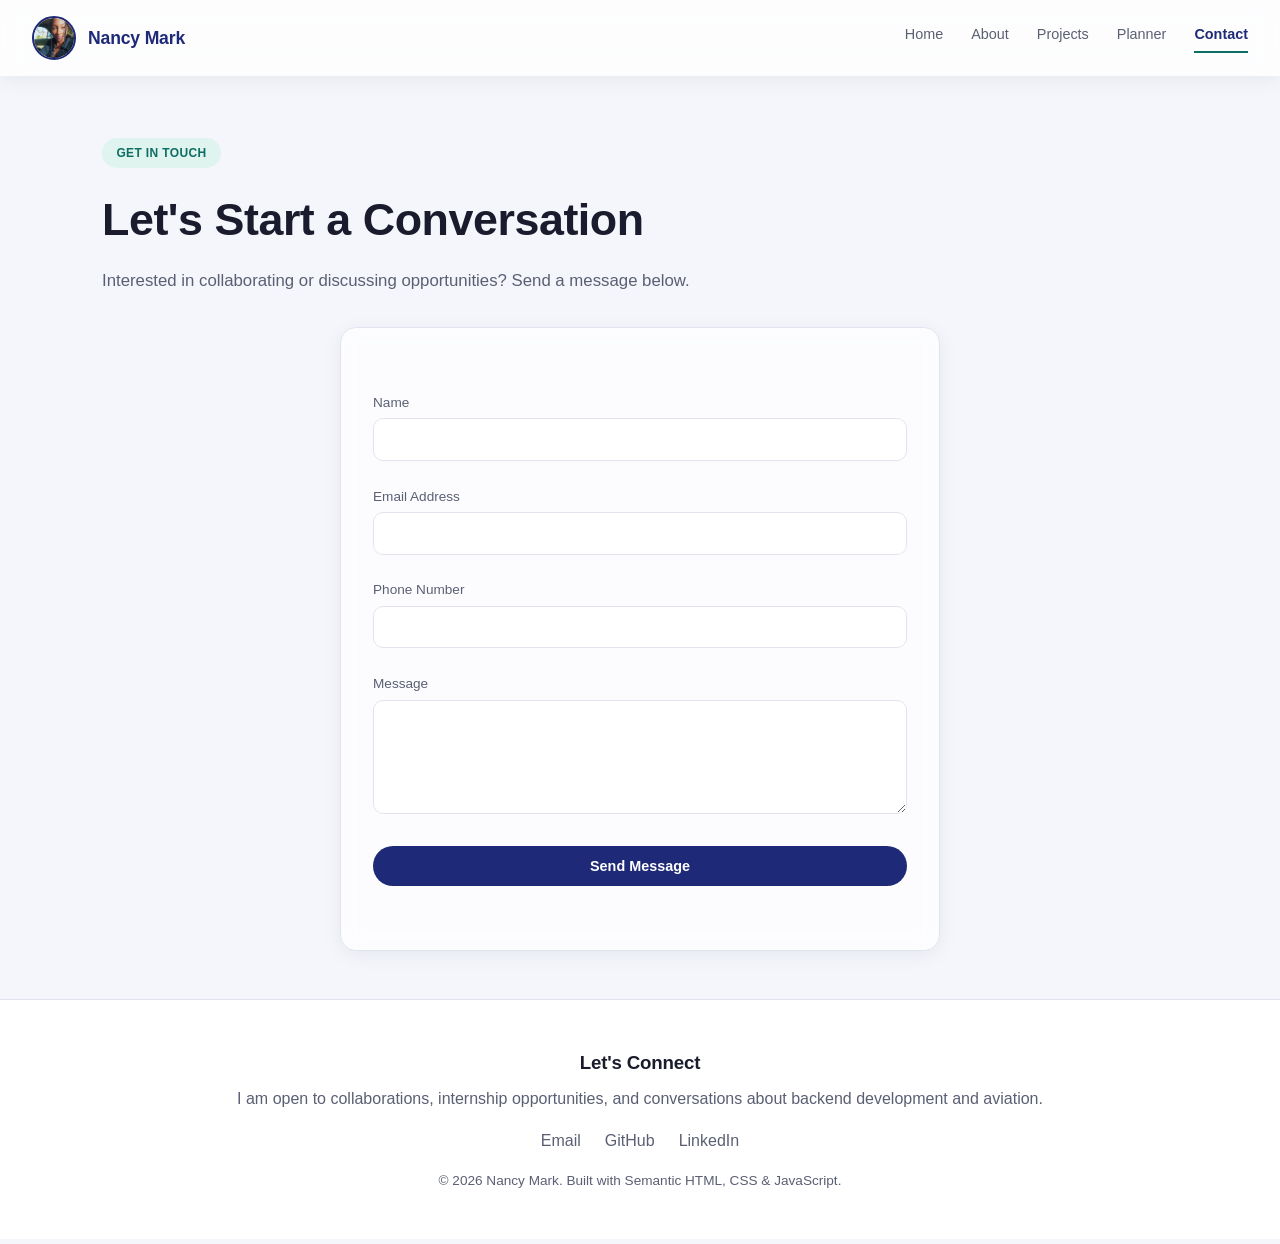
<file: contact.html>
<!DOCTYPE html>
<html lang="en">
<head>
  <meta charset="UTF-8">
  <meta name="viewport" content="width=device-width, initial-scale=1.0">
  <title>Nancy Mark | Contact</title>
  <link rel="stylesheet" href="css/style.css">
</head>
<body>

<!-- header -->
<header>
  <div class="brand">
    <img src="images/Nancy.png" alt="Nancy Mark">
    <h1>Nancy Mark</h1>
  </div>
  <nav>
    <a href="index.html">Home</a>
    <a href="about.html">About</a>
    <a href="projects.html">Projects</a>
    <a href="planner.html">Planner</a>
    <a href="contact.html" class="active">Contact</a>
  </nav>
  <button class="menu-toggle" aria-label="Toggle menu">
    <svg width="24" height="24" viewBox="0 0 24 24" fill="none" stroke="currentColor" stroke-width="2" stroke-linecap="round" stroke-linejoin="round"><line x1="3" y1="6" x2="21" y2="6"/><line x1="3" y1="12" x2="21" y2="12"/><line x1="3" y1="18" x2="21" y2="18"/></svg>
  </button>
</header>

<main class="container">

<!-- hero -->
<section style="padding:3rem 0 1rem;">
  <span class="pill">Get In Touch</span>
  <h2 style="font-size:clamp(2rem, 4vw, 2.8rem); margin-top:1rem;">Let's Start a Conversation</h2>
  <p style="color:var(--text-muted); margin-top:0.75rem; font-size:1.05rem;">Interested in collaborating or discussing opportunities? Send a message below.</p>
</section>

<!-- contact form -->
<section class="fade-in-section glass-card" style="margin-top:1rem; padding:2rem; max-width:600px;">
  <form id="contact-form" novalidate style="display:flex; flex-direction:column; gap:1.25rem;">
    <div>
      <label for="name" style="display:block; font-size:0.85rem; color:var(--text-muted); margin-bottom:0.3rem;">Name</label>
      <input type="text" id="name" name="name" style="width:100%; padding:0.7rem 1rem; border:1px solid var(--border); border-radius:10px; font-size:1rem;">
      <span class="error" id="name-error" style="color:#B54A3F; font-size:0.8rem; margin-top:0.3rem; display:block;"></span>
    </div>
    <div>
      <label for="email" style="display:block; font-size:0.85rem; color:var(--text-muted); margin-bottom:0.3rem;">Email Address</label>
      <input type="email" id="email" name="email" style="width:100%; padding:0.7rem 1rem; border:1px solid var(--border); border-radius:10px; font-size:1rem;">
      <span class="error" id="email-error" style="color:#B54A3F; font-size:0.8rem; margin-top:0.3rem; display:block;"></span>
    </div>
    <div>
      <label for="phone" style="display:block; font-size:0.85rem; color:var(--text-muted); margin-bottom:0.3rem;">Phone Number</label>
      <input type="tel" id="phone" name="phone" style="width:100%; padding:0.7rem 1rem; border:1px solid var(--border); border-radius:10px; font-size:1rem;">
      <span class="error" id="phone-error" style="color:#B54A3F; font-size:0.8rem; margin-top:0.3rem; display:block;"></span>
    </div>
    <div>
      <label for="message" style="display:block; font-size:0.85rem; color:var(--text-muted); margin-bottom:0.3rem;">Message</label>
      <textarea id="message" name="message" rows="5" style="width:100%; padding:0.7rem 1rem; border:1px solid var(--border); border-radius:10px; font-size:1rem; resize:vertical;"></textarea>
      <span class="error" id="message-error" style="color:#B54A3F; font-size:0.8rem; margin-top:0.3rem; display:block;"></span>
    </div>
    <button type="submit" class="btn">Send Message</button>
  </form>
  <p id="form-success" class="hidden" style="background:var(--teal-pale); color:var(--teal); padding:1rem; border-radius:10px; margin-top:1rem; text-align:center; font-weight:600;">Message sent successfully.</p>
</section>

</main>

<!-- footer -->
<footer style="background:var(--surface); border-top:1px solid var(--border); padding:3rem 2rem; text-align:center; margin-top:3rem;">
  <h3>Let's Connect</h3>
  <p style="color:var(--text-muted); margin-top:0.5rem;">I am open to collaborations, internship opportunities, and conversations about backend development and aviation.</p>
  <div style="display:flex; justify-content:center; gap:1.5rem; margin-top:1rem;">
    <a href="mailto:nancymarkmbetonze@gmail.com" style="color:var(--text-muted); text-decoration:none;">Email</a>
    <a href="https://github.com/nancymarkmbetonze-ui" target="_blank" rel="noopener noreferrer" style="color:var(--text-muted); text-decoration:none;">GitHub</a>
    <a href="#" style="color:var(--text-muted); text-decoration:none;">LinkedIn</a>
  </div>
  <p style="margin-top:1rem; font-size:0.85rem; color:var(--text-muted);">&copy; 2026 Nancy Mark. Built with Semantic HTML, CSS &amp; JavaScript.</p>
</footer>

<script src="js/animation.js"></script>
<script src="js/contact.js"></script>

</body>
</html>
</file>
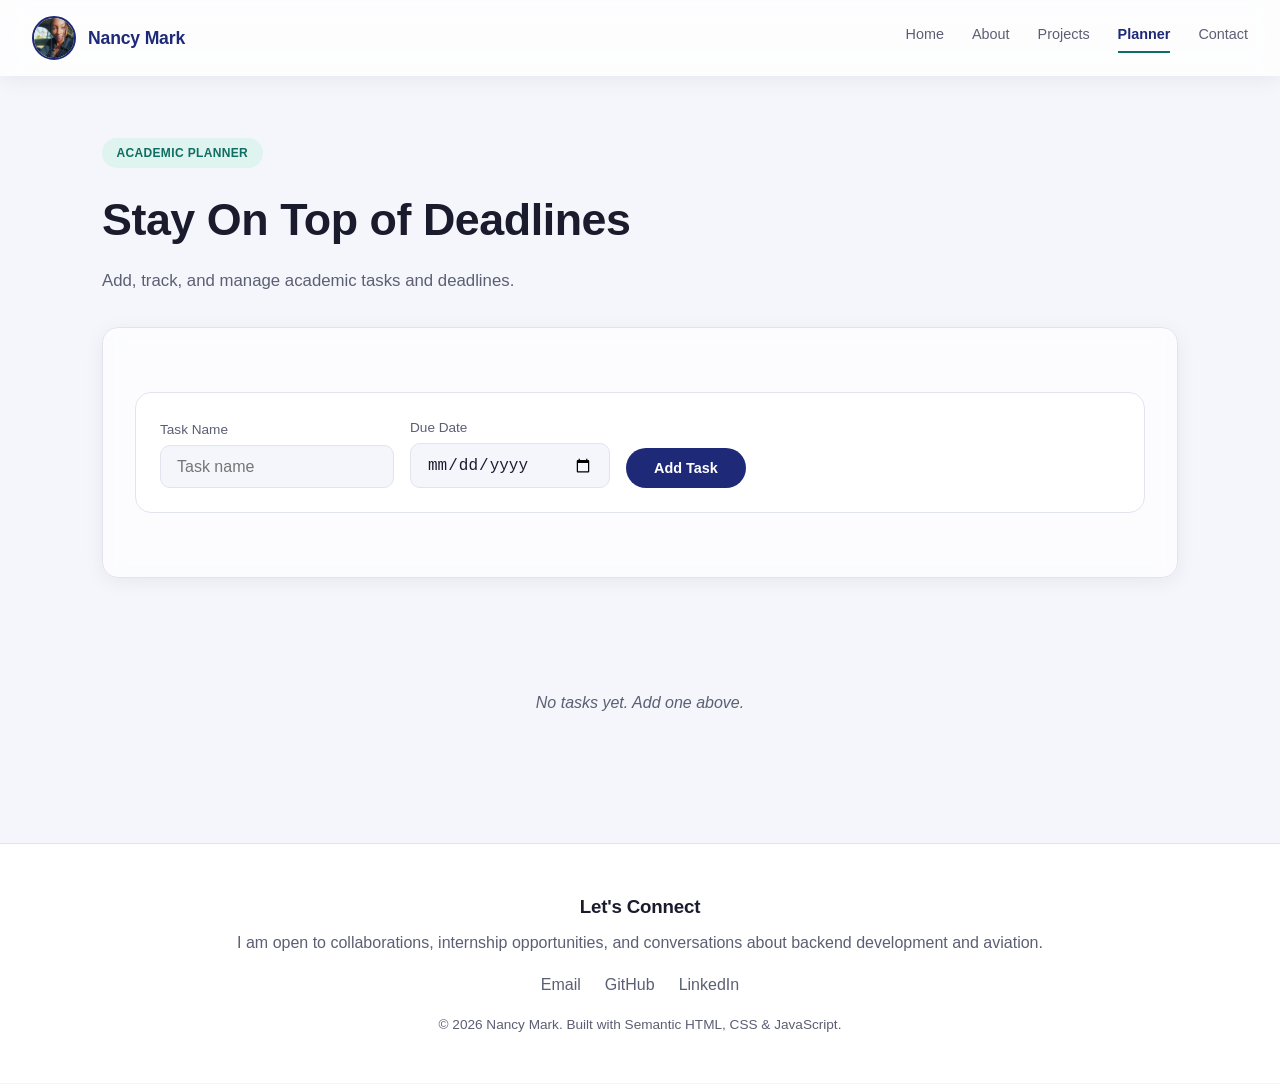
<file: planner.html>
<!DOCTYPE html>
<html lang="en">
<head>
  <meta charset="UTF-8">
  <meta name="viewport" content="width=device-width, initial-scale=1.0">
  <title>Nancy Mark | Academic Planner</title>
  <link rel="stylesheet" href="css/style.css">
</head>
<body>

<!-- header -->
<header>
  <div class="brand">
    <img src="images/Nancy.png" alt="Nancy Mark">
    <h1>Nancy Mark</h1>
  </div>
  <nav>
    <a href="index.html">Home</a>
    <a href="about.html">About</a>
    <a href="projects.html">Projects</a>
    <a href="planner.html" class="active">Planner</a>
    <a href="contact.html">Contact</a>
  </nav>
  <button class="menu-toggle" aria-label="Toggle menu">
    <svg width="24" height="24" viewBox="0 0 24 24" fill="none" stroke="currentColor" stroke-width="2" stroke-linecap="round" stroke-linejoin="round"><line x1="3" y1="6" x2="21" y2="6"/><line x1="3" y1="12" x2="21" y2="12"/><line x1="3" y1="18" x2="21" y2="18"/></svg>
  </button>
</header>

<main class="container">

<!-- hero -->
<section style="padding:3rem 0 1rem;">
  <span class="pill">Academic Planner</span>
  <h2 style="font-size:clamp(2rem, 4vw, 2.8rem); margin-top:1rem;">Stay On Top of Deadlines</h2>
  <p style="color:var(--text-muted); margin-top:0.75rem; font-size:1.05rem;">Add, track, and manage academic tasks and deadlines.</p>
</section>

<!-- task form -->
<section class="fade-in-section glass-card" style="margin-top:1rem; padding:2rem;">
  <form id="task-form" style="display:flex; gap:1rem; flex-wrap:wrap; align-items:flex-end;">
    <div>
      <label for="task-input" style="display:block; font-size:0.85rem; color:var(--text-muted); margin-bottom:0.3rem;">Task Name</label>
      <input type="text" id="task-input" placeholder="Task name" required style="padding:0.7rem 1rem; border:1px solid var(--border); border-radius:10px; font-size:1rem; min-width:200px;">
    </div>
    <div>
      <label for="task-due" style="display:block; font-size:0.85rem; color:var(--text-muted); margin-bottom:0.3rem;">Due Date</label>
      <input type="date" id="task-due" style="padding:0.7rem 1rem; border:1px solid var(--border); border-radius:10px; font-size:1rem; min-width:200px;">
    </div>
    <button type="submit" class="btn">Add Task</button>
  </form>
</section>

<!-- task list -->
<section class="fade-in-section" style="margin-top:2rem;">
  <ul id="task-list" style="list-style:none; padding:0; display:flex; flex-direction:column; gap:0.75rem;"></ul>
  <p id="empty-state" style="text-align:center; color:var(--text-muted); padding:2rem; font-style:italic;">No tasks yet. Add one above.</p>
</section>

</main>

<!-- footer -->
<footer style="background:var(--surface); border-top:1px solid var(--border); padding:3rem 2rem; text-align:center; margin-top:3rem;">
  <h3>Let's Connect</h3>
  <p style="color:var(--text-muted); margin-top:0.5rem;">I am open to collaborations, internship opportunities, and conversations about backend development and aviation.</p>
  <div style="display:flex; justify-content:center; gap:1.5rem; margin-top:1rem;">
    <a href="mailto:nancymarkmbetonze@gmail.com" style="color:var(--text-muted); text-decoration:none;">Email</a>
    <a href="https://github.com/nancymarkmbetonze-ui" target="_blank" rel="noopener noreferrer" style="color:var(--text-muted); text-decoration:none;">GitHub</a>
    <a href="#" style="color:var(--text-muted); text-decoration:none;">LinkedIn</a>
  </div>
  <p style="margin-top:1rem; font-size:0.85rem; color:var(--text-muted);">&copy; 2026 Nancy Mark. Built with Semantic HTML, CSS &amp; JavaScript.</p>
</footer>

<script src="js/animation.js"></script>
<script src="js/planner.js"></script>

</body>
</html>
</file>
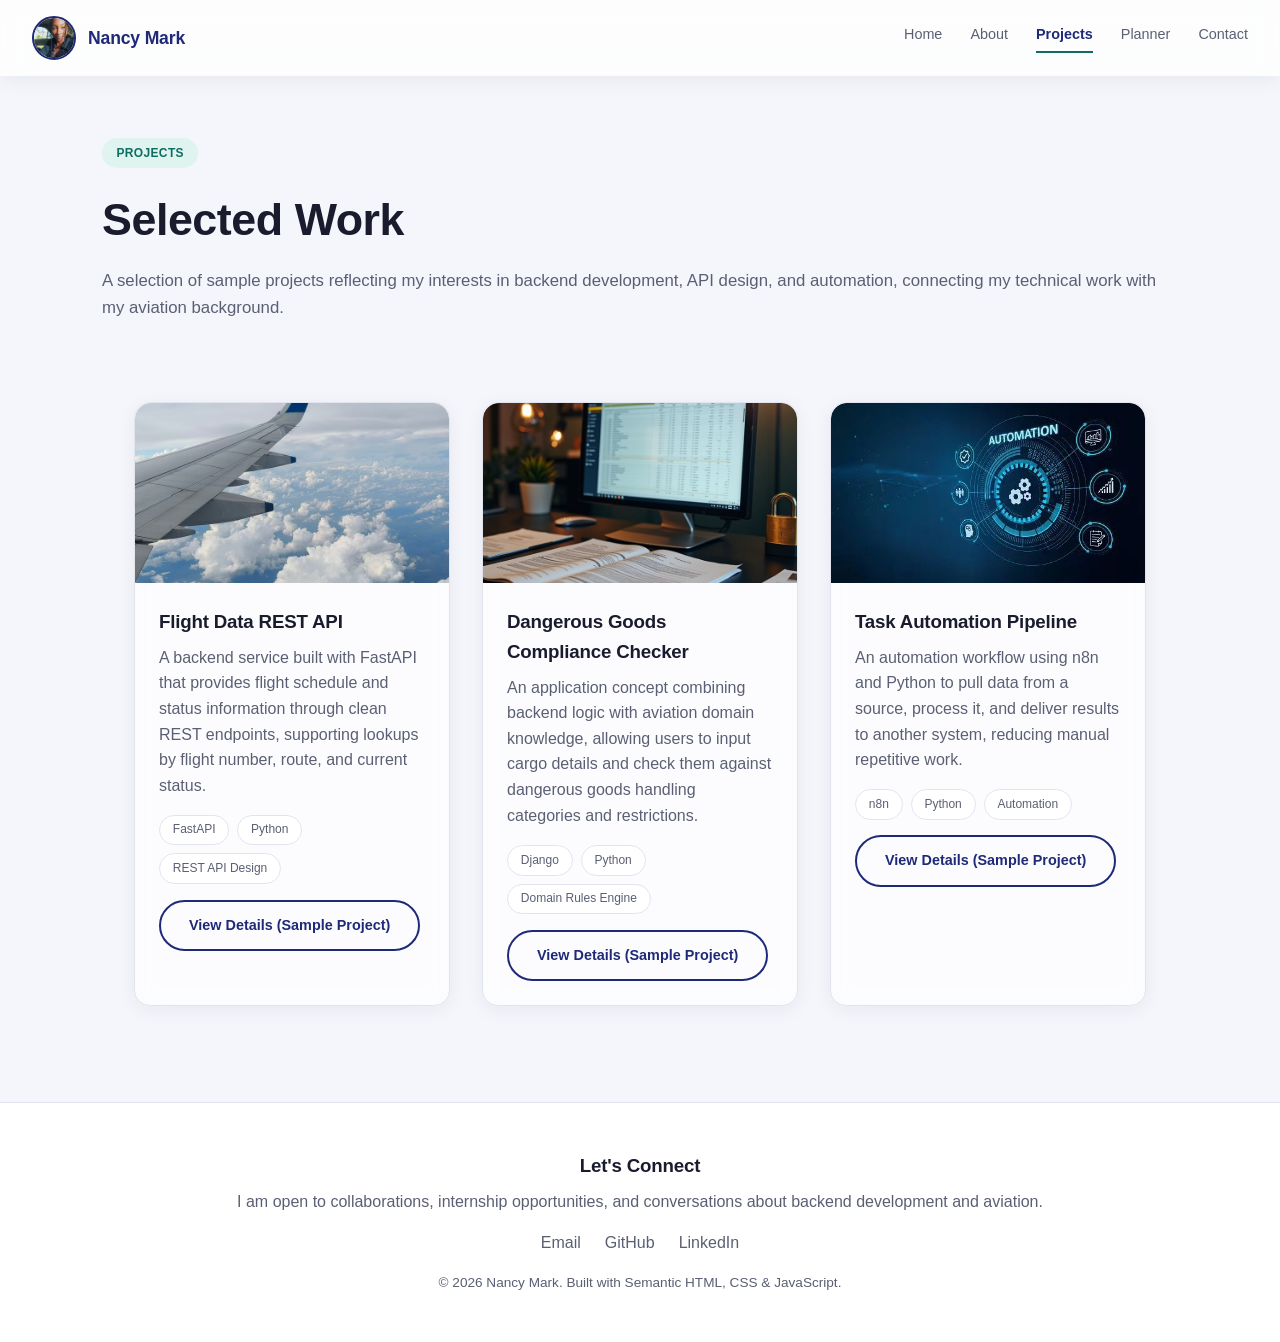
<file: projects.html>
<!DOCTYPE html>
<html lang="en">
<head>
  <meta charset="UTF-8">
  <meta name="viewport" content="width=device-width, initial-scale=1.0">
  <title>Nancy Mark | Projects</title>
  <link rel="stylesheet" href="css/style.css">
</head>
<body>

<!-- header -->
<header>
  <div class="brand">
    <img src="images/Nancy.png" alt="Nancy Mark">
    <h1>Nancy Mark</h1>
  </div>
  <nav>
    <a href="index.html">Home</a>
    <a href="about.html">About</a>
    <a href="projects.html" class="active">Projects</a>
    <a href="planner.html">Planner</a>
    <a href="contact.html">Contact</a>
  </nav>
  <button class="menu-toggle" aria-label="Toggle menu">
    <svg width="24" height="24" viewBox="0 0 24 24" fill="none" stroke="currentColor" stroke-width="2" stroke-linecap="round" stroke-linejoin="round"><line x1="3" y1="6" x2="21" y2="6"/><line x1="3" y1="12" x2="21" y2="12"/><line x1="3" y1="18" x2="21" y2="18"/></svg>
  </button>
</header>

<main class="container">

<!-- hero -->
<section style="padding:3rem 0 1rem;">
  <span class="pill">Projects</span>
  <h2 style="font-size:clamp(2rem, 4vw, 2.8rem); margin-top:1rem;">Selected Work</h2>
  <p style="color:var(--text-muted); margin-top:0.75rem; font-size:1.05rem;">A selection of sample projects reflecting my interests in backend development, API design, and automation, connecting my technical work with my aviation background.</p>
</section>

<!-- projects grid -->
<section class="fade-in-section" style="margin-top:1rem;">
  <div style="display:grid; grid-template-columns:repeat(auto-fit, minmax(300px, 1fr)); gap:2rem;">
    <div class="glass-card" style="display:flex; flex-direction:column; padding:0; overflow:hidden;">
      <img src="images/flight_data.jpg" alt="Flight Data REST API" style="width:100%; height:180px; object-fit:cover; border-radius:16px 16px 0 0;">
      <div style="padding:1.5rem;">
        <h3>Flight Data REST API</h3>
        <p style="color:var(--text-muted); margin-top:0.5rem;">A backend service built with FastAPI that provides flight schedule and status information through clean REST endpoints, supporting lookups by flight number, route, and current status.</p>
        <div style="display:flex; flex-wrap:wrap; gap:0.5rem; margin-top:1rem;">
          <span class="tag">FastAPI</span>
          <span class="tag">Python</span>
          <span class="tag">REST API Design</span>
        </div>
        <a href="#" class="btn btn-outline" style="margin-top:1rem; display:inline-block;">View Details (Sample Project)</a>
      </div>
    </div>
    <div class="glass-card" style="display:flex; flex-direction:column; padding:0; overflow:hidden;">
      <img src="images/dghc.jpg" alt="Dangerous Goods Compliance Checker" style="width:100%; height:180px; object-fit:cover; border-radius:16px 16px 0 0;">
      <div style="padding:1.5rem;">
        <h3>Dangerous Goods Compliance Checker</h3>
        <p style="color:var(--text-muted); margin-top:0.5rem;">An application concept combining backend logic with aviation domain knowledge, allowing users to input cargo details and check them against dangerous goods handling categories and restrictions.</p>
        <div style="display:flex; flex-wrap:wrap; gap:0.5rem; margin-top:1rem;">
          <span class="tag">Django</span>
          <span class="tag">Python</span>
          <span class="tag">Domain Rules Engine</span>
        </div>
        <a href="#" class="btn btn-outline" style="margin-top:1rem; display:inline-block;">View Details (Sample Project)</a>
      </div>
    </div>
    <div class="glass-card" style="display:flex; flex-direction:column; padding:0; overflow:hidden;">
      <img src="images/automation.jpg" alt="Task Automation Pipeline" style="width:100%; height:180px; object-fit:cover; border-radius:16px 16px 0 0;">
      <div style="padding:1.5rem;">
        <h3>Task Automation Pipeline</h3>
        <p style="color:var(--text-muted); margin-top:0.5rem;">An automation workflow using n8n and Python to pull data from a source, process it, and deliver results to another system, reducing manual repetitive work.</p>
        <div style="display:flex; flex-wrap:wrap; gap:0.5rem; margin-top:1rem;">
          <span class="tag">n8n</span>
          <span class="tag">Python</span>
          <span class="tag">Automation</span>
        </div>
        <a href="#" class="btn btn-outline" style="margin-top:1rem; display:inline-block;">View Details (Sample Project)</a>
      </div>
    </div>
  </div>
</section>

</main>

<!-- footer -->
<footer style="background:var(--surface); border-top:1px solid var(--border); padding:3rem 2rem; text-align:center; margin-top:3rem;">
  <h3>Let's Connect</h3>
  <p style="color:var(--text-muted); margin-top:0.5rem;">I am open to collaborations, internship opportunities, and conversations about backend development and aviation.</p>
  <div style="display:flex; justify-content:center; gap:1.5rem; margin-top:1rem;">
    <a href="mailto:nancymarkmbetonze@gmail.com" style="color:var(--text-muted); text-decoration:none;">Email</a>
    <a href="https://github.com/nancymarkmbetonze-ui" target="_blank" rel="noopener noreferrer" style="color:var(--text-muted); text-decoration:none;">GitHub</a>
    <a href="#" style="color:var(--text-muted); text-decoration:none;">LinkedIn</a>
  </div>
  <p style="margin-top:1rem; font-size:0.85rem; color:var(--text-muted);">&copy; 2026 Nancy Mark. Built with Semantic HTML, CSS &amp; JavaScript.</p>
</footer>

<script src="js/animation.js"></script>

</body>
</html>
</file>
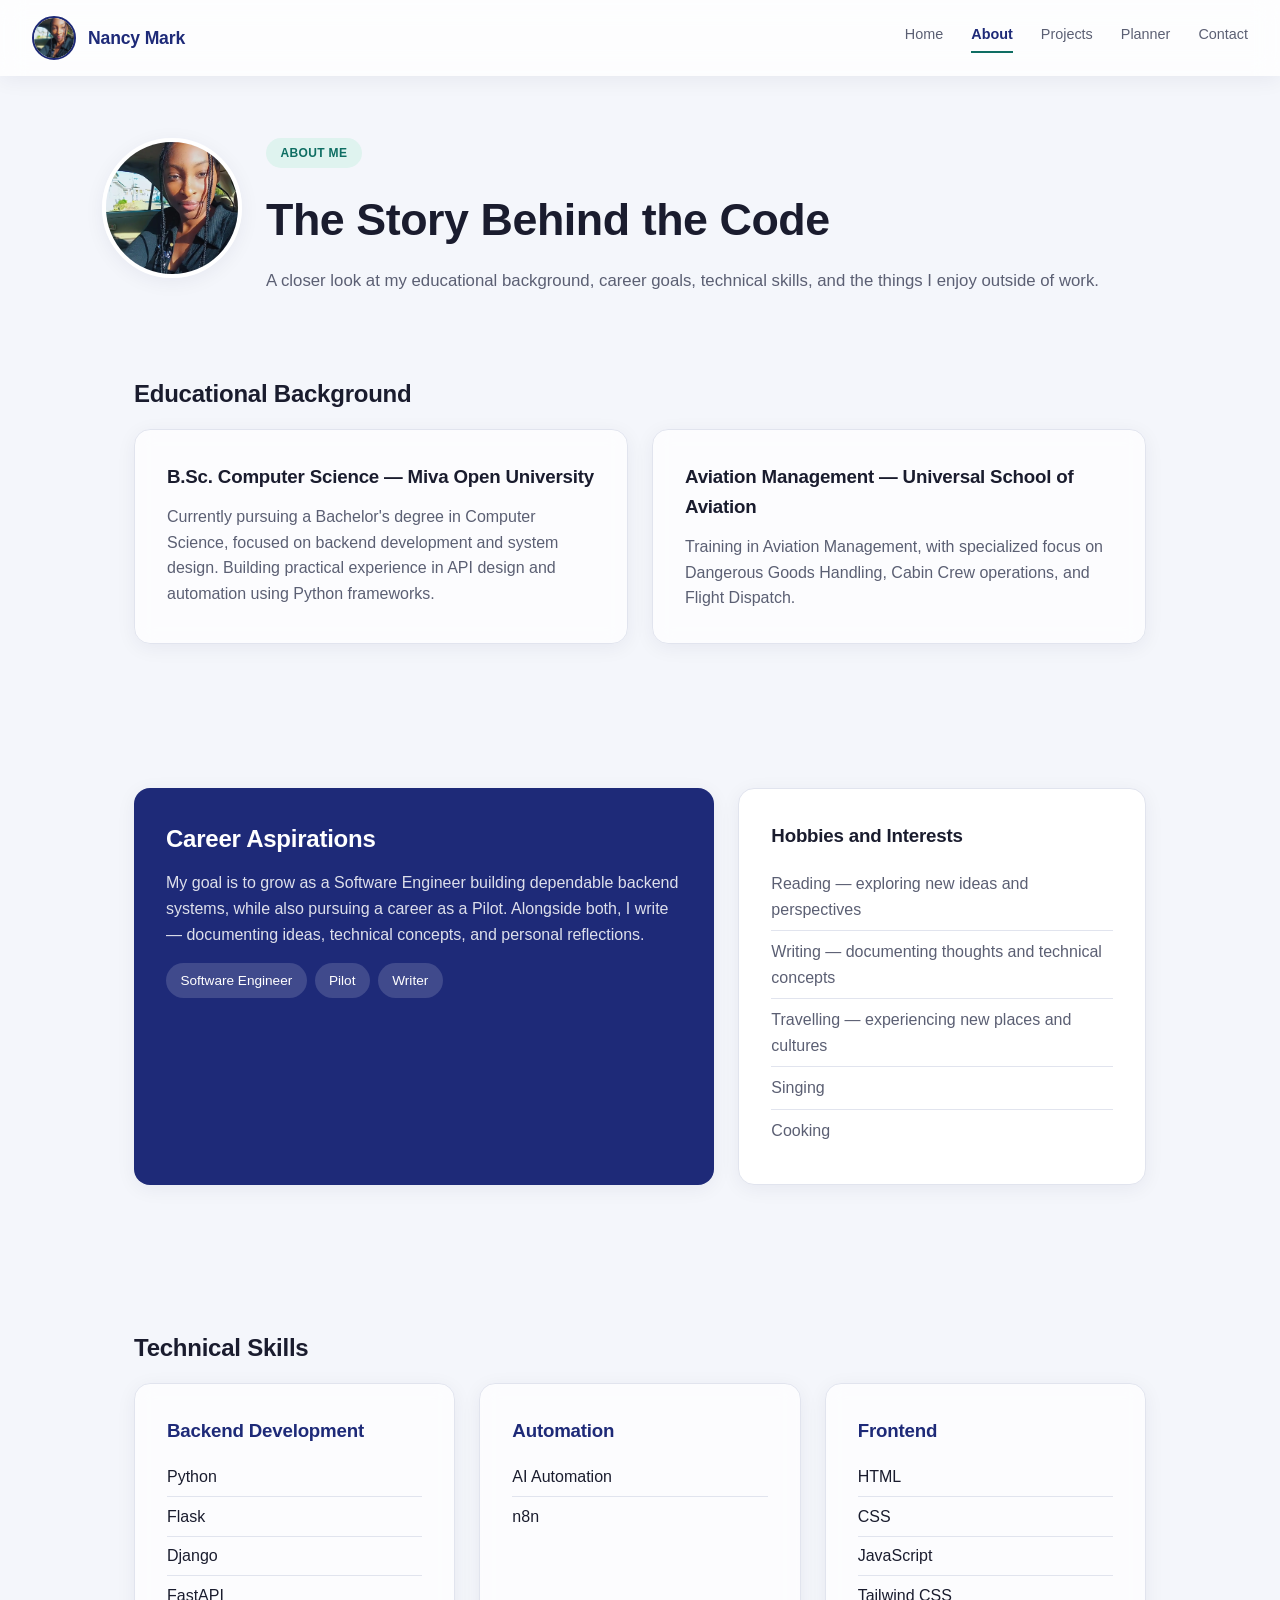
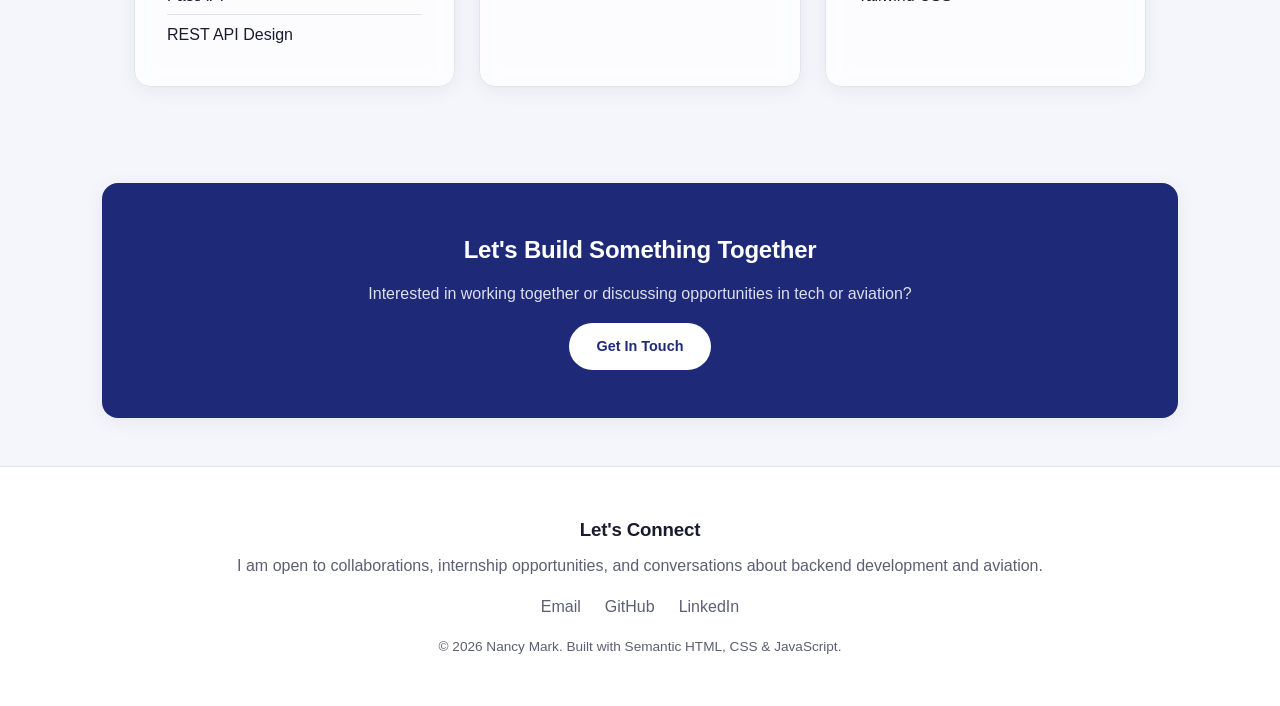
<file: html/about.html>
<!DOCTYPE html>
<html lang="en">
<head>
  <meta charset="UTF-8">
  <meta name="viewport" content="width=device-width, initial-scale=1.0">
  <title>Nancy Mark | About Me</title>
  <link rel="stylesheet" href="../css/style.css">
</head>
<body>

<!-- header -->
<header>
  <div class="brand">
    <img src="../images/Nancy.png" alt="Nancy Mark">
    <h1>Nancy Mark</h1>
  </div>
  <nav>
    <a href="index.html">Home</a>
    <a href="about.html" class="active">About</a>
    <a href="projects.html">Projects</a>
    <a href="planner.html">Planner</a>
    <a href="contact.html">Contact</a>
  </nav>
  <button class="menu-toggle" aria-label="Toggle menu">
    <svg width="24" height="24" viewBox="0 0 24 24" fill="none" stroke="currentColor" stroke-width="2" stroke-linecap="round" stroke-linejoin="round"><line x1="3" y1="6" x2="21" y2="6"/><line x1="3" y1="12" x2="21" y2="12"/><line x1="3" y1="18" x2="21" y2="18"/></svg>
  </button>
</header>

<main class="container">

<!-- hero -->
<section style="padding:3rem 0 1rem;">
  <span class="pill">About Me</span>
  <img src="../images/Nancy.png" alt="Nancy Mark" style="width:140px; height:140px; border-radius:50%; object-fit:cover; border:4px solid var(--surface); box-shadow:var(--shadow); float:left; margin-right:1.5rem; margin-bottom:1rem;">
  <h2 style="font-size:clamp(2rem, 4vw, 2.8rem); margin-top:1rem;">The Story Behind the Code</h2>
  <p style="color:var(--text-muted); margin-top:0.75rem; font-size:1.05rem;">A closer look at my educational background, career goals, technical skills, and the things I enjoy outside of work.</p>
</section>

<!-- education -->
<section class="fade-in-section" style="margin-top:1rem;">
  <h2>Educational Background</h2>
  <div style="display:grid; grid-template-columns:repeat(auto-fit, minmax(280px, 1fr)); gap:1.5rem; margin-top:1rem;">
    <div class="glass-card">
      <h3>B.Sc. Computer Science — Miva Open University</h3>
      <p style="color:var(--text-muted); margin-top:0.75rem;">Currently pursuing a Bachelor's degree in Computer Science, focused on backend development and system design. Building practical experience in API design and automation using Python frameworks.</p>
    </div>
    <div class="glass-card">
      <h3>Aviation Management — Universal School of Aviation</h3>
      <p style="color:var(--text-muted); margin-top:0.75rem;">Training in Aviation Management, with specialized focus on Dangerous Goods Handling, Cabin Crew operations, and Flight Dispatch.</p>
    </div>
  </div>
</section>

<!-- aspirations & hobbies -->
<section class="bento-grid fade-in-section" style="margin-top:3rem;">
  <div class="col-7 dark-card">
    <h2 style="color:var(--surface);">Career Aspirations</h2>
    <p style="color:rgba(255,255,255,0.85); margin-top:0.75rem;">My goal is to grow as a Software Engineer building dependable backend systems, while also pursuing a career as a Pilot. Alongside both, I write — documenting ideas, technical concepts, and personal reflections.</p>
    <div style="display:flex; flex-wrap:wrap; gap:0.5rem; margin-top:1rem;">
      <span style="background:rgba(255,255,255,0.15); color:var(--surface); padding:0.4rem 0.9rem; border-radius:999px; font-size:0.85rem;">Software Engineer</span>
      <span style="background:rgba(255,255,255,0.15); color:var(--surface); padding:0.4rem 0.9rem; border-radius:999px; font-size:0.85rem;">Pilot</span>
      <span style="background:rgba(255,255,255,0.15); color:var(--surface); padding:0.4rem 0.9rem; border-radius:999px; font-size:0.85rem;">Writer</span>
    </div>
  </div>
  <div class="col-5 solid-card">
    <h3>Hobbies and Interests</h3>
    <ul style="list-style:none; padding:0; margin-top:0.75rem;">
      <li style="padding:0.5rem 0; border-bottom:1px solid var(--border); color:var(--text-muted);">Reading — exploring new ideas and perspectives</li>
      <li style="padding:0.5rem 0; border-bottom:1px solid var(--border); color:var(--text-muted);">Writing — documenting thoughts and technical concepts</li>
      <li style="padding:0.5rem 0; border-bottom:1px solid var(--border); color:var(--text-muted);">Travelling — experiencing new places and cultures</li>
      <li style="padding:0.5rem 0; border-bottom:1px solid var(--border); color:var(--text-muted);">Singing</li>
      <li style="padding:0.5rem 0; color:var(--text-muted);">Cooking</li>
    </ul>
  </div>
</section>

<!-- skills -->
<section class="fade-in-section" style="margin-top:3rem;">
  <h2>Technical Skills</h2>
  <div style="display:grid; grid-template-columns:repeat(auto-fit, minmax(220px, 1fr)); gap:1.5rem; margin-top:1rem;">
    <div class="glass-card">
      <h3 style="color:var(--primary);">Backend Development</h3>
      <ul style="list-style:none; padding:0; margin-top:0.75rem;">
        <li style="padding:0.4rem 0; border-bottom:1px solid var(--border);">Python</li>
        <li style="padding:0.4rem 0; border-bottom:1px solid var(--border);">Flask</li>
        <li style="padding:0.4rem 0; border-bottom:1px solid var(--border);">Django</li>
        <li style="padding:0.4rem 0; border-bottom:1px solid var(--border);">FastAPI</li>
        <li style="padding:0.4rem 0;">REST API Design</li>
      </ul>
    </div>
    <div class="glass-card">
      <h3 style="color:var(--primary);">Automation</h3>
      <ul style="list-style:none; padding:0; margin-top:0.75rem;">
        <li style="padding:0.4rem 0; border-bottom:1px solid var(--border);">AI Automation</li>
        <li style="padding:0.4rem 0;">n8n</li>
      </ul>
    </div>
    <div class="glass-card">
      <h3 style="color:var(--primary);">Frontend</h3>
      <ul style="list-style:none; padding:0; margin-top:0.75rem;">
        <li style="padding:0.4rem 0; border-bottom:1px solid var(--border);">HTML</li>
        <li style="padding:0.4rem 0; border-bottom:1px solid var(--border);">CSS</li>
        <li style="padding:0.4rem 0; border-bottom:1px solid var(--border);">JavaScript</li>
        <li style="padding:0.4rem 0;">Tailwind CSS</li>
      </ul>
    </div>
  </div>
</section>

<!-- cta -->
<section class="dark-card fade-in-section" style="margin-top:3rem; text-align:center; padding:3rem;">
  <h2>Let's Build Something Together</h2>
  <p style="color:rgba(255,255,255,0.85); margin-top:0.75rem;">Interested in working together or discussing opportunities in tech or aviation?</p>
  <a href="contact.html" class="btn" style="background:var(--surface); color:var(--primary); margin-top:1rem;">Get In Touch</a>
</section>

</main>

<!-- footer -->
<footer style="background:var(--surface); border-top:1px solid var(--border); padding:3rem 2rem; text-align:center; margin-top:3rem;">
  <h3>Let's Connect</h3>
  <p style="color:var(--text-muted); margin-top:0.5rem;">I am open to collaborations, internship opportunities, and conversations about backend development and aviation.</p>
  <div style="display:flex; justify-content:center; gap:1.5rem; margin-top:1rem;">
    <a href="mailto:nancymarkmbetonze@gmail.com" style="color:var(--text-muted); text-decoration:none;">Email</a>
    <a href="https://github.com/nancymarkmbetonze-ui" target="_blank" rel="noopener noreferrer" style="color:var(--text-muted); text-decoration:none;">GitHub</a>
    <a href="#" style="color:var(--text-muted); text-decoration:none;">LinkedIn</a>
  </div>
  <p style="margin-top:1rem; font-size:0.85rem; color:var(--text-muted);">&copy; 2026 Nancy Mark. Built with Semantic HTML, CSS &amp; JavaScript.</p>
</footer>

<script src="../js/animation.js"></script>

</body>
</html>
</file>
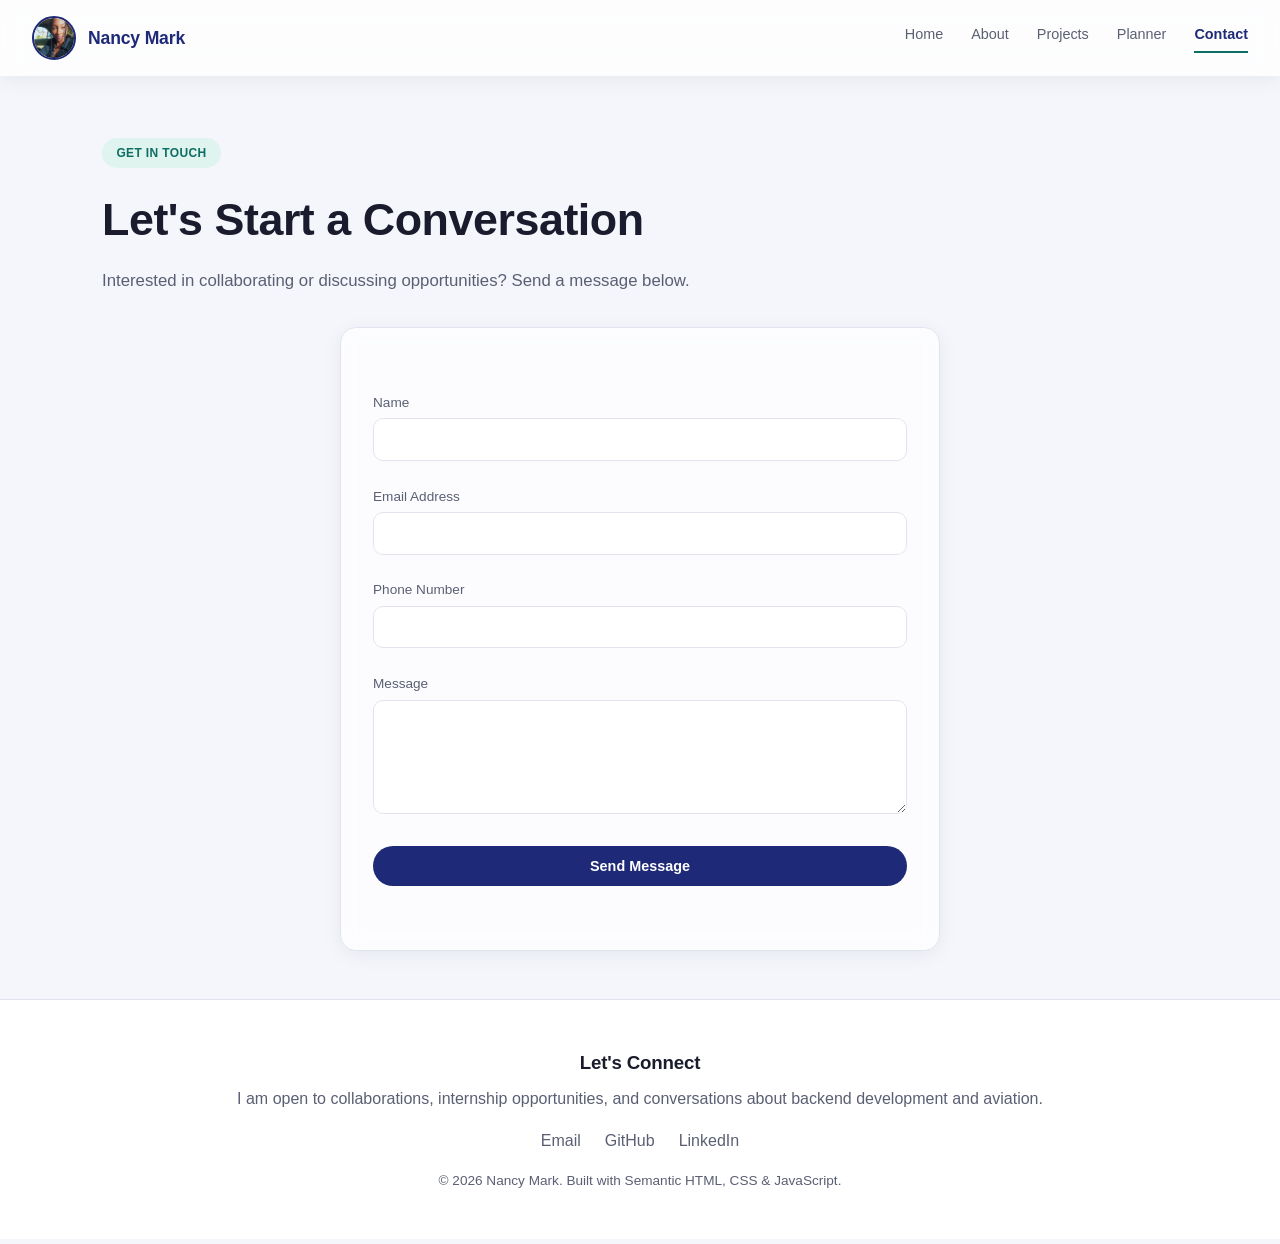
<file: html/contact.html>
<!DOCTYPE html>
<html lang="en">
<head>
  <meta charset="UTF-8">
  <meta name="viewport" content="width=device-width, initial-scale=1.0">
  <title>Nancy Mark | Contact</title>
  <link rel="stylesheet" href="../css/style.css">
</head>
<body>

<!-- header -->
<header>
  <div class="brand">
    <img src="../images/Nancy.png" alt="Nancy Mark">
    <h1>Nancy Mark</h1>
  </div>
  <nav>
    <a href="index.html">Home</a>
    <a href="about.html">About</a>
    <a href="projects.html">Projects</a>
    <a href="planner.html">Planner</a>
    <a href="contact.html" class="active">Contact</a>
  </nav>
  <button class="menu-toggle" aria-label="Toggle menu">
    <svg width="24" height="24" viewBox="0 0 24 24" fill="none" stroke="currentColor" stroke-width="2" stroke-linecap="round" stroke-linejoin="round"><line x1="3" y1="6" x2="21" y2="6"/><line x1="3" y1="12" x2="21" y2="12"/><line x1="3" y1="18" x2="21" y2="18"/></svg>
  </button>
</header>

<main class="container">

<!-- hero -->
<section style="padding:3rem 0 1rem;">
  <span class="pill">Get In Touch</span>
  <h2 style="font-size:clamp(2rem, 4vw, 2.8rem); margin-top:1rem;">Let's Start a Conversation</h2>
  <p style="color:var(--text-muted); margin-top:0.75rem; font-size:1.05rem;">Interested in collaborating or discussing opportunities? Send a message below.</p>
</section>

<!-- contact form -->
<section class="fade-in-section glass-card" style="margin-top:1rem; padding:2rem; max-width:600px;">
  <form id="contact-form" novalidate style="display:flex; flex-direction:column; gap:1.25rem;">
    <div>
      <label for="name" style="display:block; font-size:0.85rem; color:var(--text-muted); margin-bottom:0.3rem;">Name</label>
      <input type="text" id="name" name="name" style="width:100%; padding:0.7rem 1rem; border:1px solid var(--border); border-radius:10px; font-size:1rem;">
      <span class="error" id="name-error" style="color:#B54A3F; font-size:0.8rem; margin-top:0.3rem; display:block;"></span>
    </div>
    <div>
      <label for="email" style="display:block; font-size:0.85rem; color:var(--text-muted); margin-bottom:0.3rem;">Email Address</label>
      <input type="email" id="email" name="email" style="width:100%; padding:0.7rem 1rem; border:1px solid var(--border); border-radius:10px; font-size:1rem;">
      <span class="error" id="email-error" style="color:#B54A3F; font-size:0.8rem; margin-top:0.3rem; display:block;"></span>
    </div>
    <div>
      <label for="phone" style="display:block; font-size:0.85rem; color:var(--text-muted); margin-bottom:0.3rem;">Phone Number</label>
      <input type="tel" id="phone" name="phone" style="width:100%; padding:0.7rem 1rem; border:1px solid var(--border); border-radius:10px; font-size:1rem;">
      <span class="error" id="phone-error" style="color:#B54A3F; font-size:0.8rem; margin-top:0.3rem; display:block;"></span>
    </div>
    <div>
      <label for="message" style="display:block; font-size:0.85rem; color:var(--text-muted); margin-bottom:0.3rem;">Message</label>
      <textarea id="message" name="message" rows="5" style="width:100%; padding:0.7rem 1rem; border:1px solid var(--border); border-radius:10px; font-size:1rem; resize:vertical;"></textarea>
      <span class="error" id="message-error" style="color:#B54A3F; font-size:0.8rem; margin-top:0.3rem; display:block;"></span>
    </div>
    <button type="submit" class="btn">Send Message</button>
  </form>
  <p id="form-success" class="hidden" style="background:var(--teal-pale); color:var(--teal); padding:1rem; border-radius:10px; margin-top:1rem; text-align:center; font-weight:600;">Message sent successfully.</p>
</section>

</main>

<!-- footer -->
<footer style="background:var(--surface); border-top:1px solid var(--border); padding:3rem 2rem; text-align:center; margin-top:3rem;">
  <h3>Let's Connect</h3>
  <p style="color:var(--text-muted); margin-top:0.5rem;">I am open to collaborations, internship opportunities, and conversations about backend development and aviation.</p>
  <div style="display:flex; justify-content:center; gap:1.5rem; margin-top:1rem;">
    <a href="mailto:nancymarkmbetonze@gmail.com" style="color:var(--text-muted); text-decoration:none;">Email</a>
    <a href="https://github.com/nancymarkmbetonze-ui" target="_blank" rel="noopener noreferrer" style="color:var(--text-muted); text-decoration:none;">GitHub</a>
    <a href="#" style="color:var(--text-muted); text-decoration:none;">LinkedIn</a>
  </div>
  <p style="margin-top:1rem; font-size:0.85rem; color:var(--text-muted);">&copy; 2026 Nancy Mark. Built with Semantic HTML, CSS &amp; JavaScript.</p>
</footer>

<script src="../js/animation.js"></script>
<script src="../js/contact.js"></script>

</body>
</html>
</file>
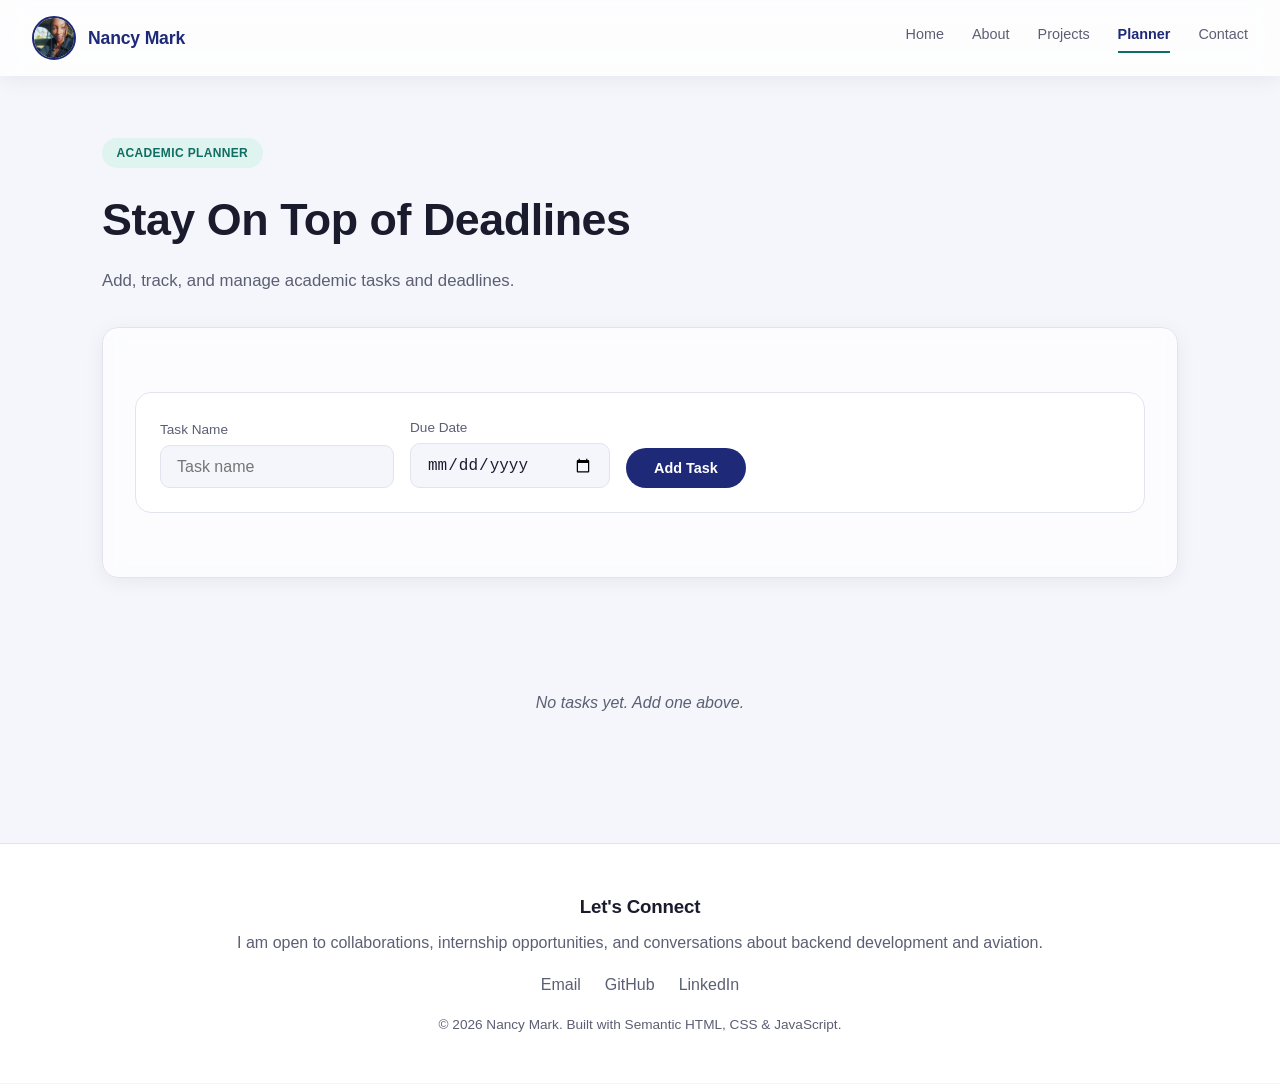
<file: html/planner.html>
<!DOCTYPE html>
<html lang="en">
<head>
  <meta charset="UTF-8">
  <meta name="viewport" content="width=device-width, initial-scale=1.0">
  <title>Nancy Mark | Academic Planner</title>
  <link rel="stylesheet" href="../css/style.css">
</head>
<body>

<!-- header -->
<header>
  <div class="brand">
    <img src="../images/Nancy.png" alt="Nancy Mark">
    <h1>Nancy Mark</h1>
  </div>
  <nav>
    <a href="index.html">Home</a>
    <a href="about.html">About</a>
    <a href="projects.html">Projects</a>
    <a href="planner.html" class="active">Planner</a>
    <a href="contact.html">Contact</a>
  </nav>
  <button class="menu-toggle" aria-label="Toggle menu">
    <svg width="24" height="24" viewBox="0 0 24 24" fill="none" stroke="currentColor" stroke-width="2" stroke-linecap="round" stroke-linejoin="round"><line x1="3" y1="6" x2="21" y2="6"/><line x1="3" y1="12" x2="21" y2="12"/><line x1="3" y1="18" x2="21" y2="18"/></svg>
  </button>
</header>

<main class="container">

<!-- hero -->
<section style="padding:3rem 0 1rem;">
  <span class="pill">Academic Planner</span>
  <h2 style="font-size:clamp(2rem, 4vw, 2.8rem); margin-top:1rem;">Stay On Top of Deadlines</h2>
  <p style="color:var(--text-muted); margin-top:0.75rem; font-size:1.05rem;">Add, track, and manage academic tasks and deadlines.</p>
</section>

<!-- task form -->
<section class="fade-in-section glass-card" style="margin-top:1rem; padding:2rem;">
  <form id="task-form" style="display:flex; gap:1rem; flex-wrap:wrap; align-items:flex-end;">
    <div>
      <label for="task-input" style="display:block; font-size:0.85rem; color:var(--text-muted); margin-bottom:0.3rem;">Task Name</label>
      <input type="text" id="task-input" placeholder="Task name" required style="padding:0.7rem 1rem; border:1px solid var(--border); border-radius:10px; font-size:1rem; min-width:200px;">
    </div>
    <div>
      <label for="task-due" style="display:block; font-size:0.85rem; color:var(--text-muted); margin-bottom:0.3rem;">Due Date</label>
      <input type="date" id="task-due" style="padding:0.7rem 1rem; border:1px solid var(--border); border-radius:10px; font-size:1rem; min-width:200px;">
    </div>
    <button type="submit" class="btn">Add Task</button>
  </form>
</section>

<!-- task list -->
<section class="fade-in-section" style="margin-top:2rem;">
  <ul id="task-list" style="list-style:none; padding:0; display:flex; flex-direction:column; gap:0.75rem;"></ul>
  <p id="empty-state" style="text-align:center; color:var(--text-muted); padding:2rem; font-style:italic;">No tasks yet. Add one above.</p>
</section>

</main>

<!-- footer -->
<footer style="background:var(--surface); border-top:1px solid var(--border); padding:3rem 2rem; text-align:center; margin-top:3rem;">
  <h3>Let's Connect</h3>
  <p style="color:var(--text-muted); margin-top:0.5rem;">I am open to collaborations, internship opportunities, and conversations about backend development and aviation.</p>
  <div style="display:flex; justify-content:center; gap:1.5rem; margin-top:1rem;">
    <a href="mailto:nancymarkmbetonze@gmail.com" style="color:var(--text-muted); text-decoration:none;">Email</a>
    <a href="https://github.com/nancymarkmbetonze-ui" target="_blank" rel="noopener noreferrer" style="color:var(--text-muted); text-decoration:none;">GitHub</a>
    <a href="#" style="color:var(--text-muted); text-decoration:none;">LinkedIn</a>
  </div>
  <p style="margin-top:1rem; font-size:0.85rem; color:var(--text-muted);">&copy; 2026 Nancy Mark. Built with Semantic HTML, CSS &amp; JavaScript.</p>
</footer>

<script src="../js/animation.js"></script>
<script src="../js/planner.js"></script>

</body>
</html>
</file>
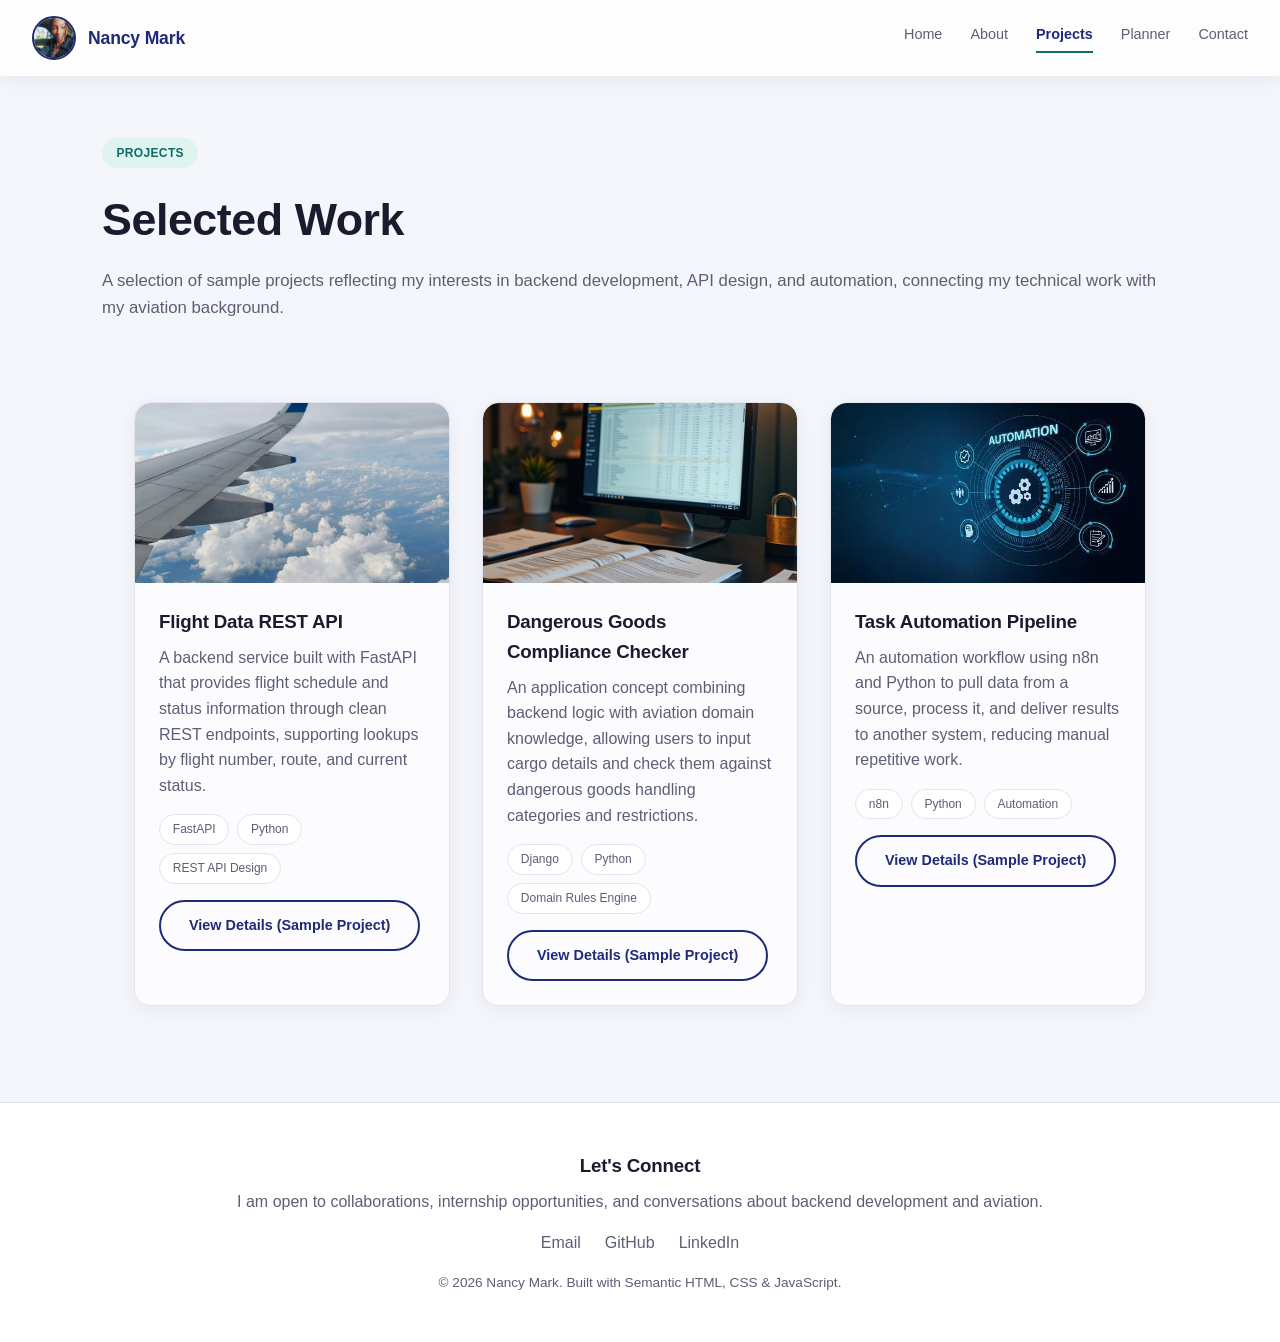
<file: html/projects.html>
<!DOCTYPE html>
<html lang="en">
<head>
  <meta charset="UTF-8">
  <meta name="viewport" content="width=device-width, initial-scale=1.0">
  <title>Nancy Mark | Projects</title>
  <link rel="stylesheet" href="../css/style.css">
</head>
<body>

<!-- header -->
<header>
  <div class="brand">
    <img src="../images/Nancy.png" alt="Nancy Mark">
    <h1>Nancy Mark</h1>
  </div>
  <nav>
    <a href="index.html">Home</a>
    <a href="about.html">About</a>
    <a href="projects.html" class="active">Projects</a>
    <a href="planner.html">Planner</a>
    <a href="contact.html">Contact</a>
  </nav>
  <button class="menu-toggle" aria-label="Toggle menu">
    <svg width="24" height="24" viewBox="0 0 24 24" fill="none" stroke="currentColor" stroke-width="2" stroke-linecap="round" stroke-linejoin="round"><line x1="3" y1="6" x2="21" y2="6"/><line x1="3" y1="12" x2="21" y2="12"/><line x1="3" y1="18" x2="21" y2="18"/></svg>
  </button>
</header>

<main class="container">

<!-- hero -->
<section style="padding:3rem 0 1rem;">
  <span class="pill">Projects</span>
  <h2 style="font-size:clamp(2rem, 4vw, 2.8rem); margin-top:1rem;">Selected Work</h2>
  <p style="color:var(--text-muted); margin-top:0.75rem; font-size:1.05rem;">A selection of sample projects reflecting my interests in backend development, API design, and automation, connecting my technical work with my aviation background.</p>
</section>

<!-- projects grid -->
<section class="fade-in-section" style="margin-top:1rem;">
  <div style="display:grid; grid-template-columns:repeat(auto-fit, minmax(300px, 1fr)); gap:2rem;">
    <div class="glass-card" style="display:flex; flex-direction:column; padding:0; overflow:hidden;">
      <img src="../images/flight_data.jpg" alt="Flight Data REST API" style="width:100%; height:180px; object-fit:cover; border-radius:16px 16px 0 0;">
      <div style="padding:1.5rem;">
        <h3>Flight Data REST API</h3>
        <p style="color:var(--text-muted); margin-top:0.5rem;">A backend service built with FastAPI that provides flight schedule and status information through clean REST endpoints, supporting lookups by flight number, route, and current status.</p>
        <div style="display:flex; flex-wrap:wrap; gap:0.5rem; margin-top:1rem;">
          <span class="tag">FastAPI</span>
          <span class="tag">Python</span>
          <span class="tag">REST API Design</span>
        </div>
        <a href="#" class="btn btn-outline" style="margin-top:1rem; display:inline-block;">View Details (Sample Project)</a>
      </div>
    </div>
    <div class="glass-card" style="display:flex; flex-direction:column; padding:0; overflow:hidden;">
      <img src="../images/dghc.jpg" alt="Dangerous Goods Compliance Checker" style="width:100%; height:180px; object-fit:cover; border-radius:16px 16px 0 0;">
      <div style="padding:1.5rem;">
        <h3>Dangerous Goods Compliance Checker</h3>
        <p style="color:var(--text-muted); margin-top:0.5rem;">An application concept combining backend logic with aviation domain knowledge, allowing users to input cargo details and check them against dangerous goods handling categories and restrictions.</p>
        <div style="display:flex; flex-wrap:wrap; gap:0.5rem; margin-top:1rem;">
          <span class="tag">Django</span>
          <span class="tag">Python</span>
          <span class="tag">Domain Rules Engine</span>
        </div>
        <a href="#" class="btn btn-outline" style="margin-top:1rem; display:inline-block;">View Details (Sample Project)</a>
      </div>
    </div>
    <div class="glass-card" style="display:flex; flex-direction:column; padding:0; overflow:hidden;">
      <img src="../images/automation.jpg" alt="Task Automation Pipeline" style="width:100%; height:180px; object-fit:cover; border-radius:16px 16px 0 0;">
      <div style="padding:1.5rem;">
        <h3>Task Automation Pipeline</h3>
        <p style="color:var(--text-muted); margin-top:0.5rem;">An automation workflow using n8n and Python to pull data from a source, process it, and deliver results to another system, reducing manual repetitive work.</p>
        <div style="display:flex; flex-wrap:wrap; gap:0.5rem; margin-top:1rem;">
          <span class="tag">n8n</span>
          <span class="tag">Python</span>
          <span class="tag">Automation</span>
        </div>
        <a href="#" class="btn btn-outline" style="margin-top:1rem; display:inline-block;">View Details (Sample Project)</a>
      </div>
    </div>
  </div>
</section>

</main>

<!-- footer -->
<footer style="background:var(--surface); border-top:1px solid var(--border); padding:3rem 2rem; text-align:center; margin-top:3rem;">
  <h3>Let's Connect</h3>
  <p style="color:var(--text-muted); margin-top:0.5rem;">I am open to collaborations, internship opportunities, and conversations about backend development and aviation.</p>
  <div style="display:flex; justify-content:center; gap:1.5rem; margin-top:1rem;">
    <a href="mailto:nancymarkmbetonze@gmail.com" style="color:var(--text-muted); text-decoration:none;">Email</a>
    <a href="https://github.com/nancymarkmbetonze-ui" target="_blank" rel="noopener noreferrer" style="color:var(--text-muted); text-decoration:none;">GitHub</a>
    <a href="#" style="color:var(--text-muted); text-decoration:none;">LinkedIn</a>
  </div>
  <p style="margin-top:1rem; font-size:0.85rem; color:var(--text-muted);">&copy; 2026 Nancy Mark. Built with Semantic HTML, CSS &amp; JavaScript.</p>
</footer>

<script src="../js/animation.js"></script>

</body>
</html>
</file>
<file: css/style.css>
/* custom properties */
:root {
  --bg: #F4F6FB;
  --surface: #FFFFFF;
  --glass: rgba(255,255,255,0.7);
  --primary: #1E2A78;
  --primary-hover: #2C3A9E;
  --teal: #0F6E63;
  --teal-pale: #DFF3EF;
  --text: #1A1C2E;
  --text-muted: #5B5F73;
  --border: #E1E4EE;
  --radius: 16px;
  --radius-sm: 8px;
  --transition: 0.3s ease;
  --shadow: 0 4px 20px rgba(20, 24, 60, 0.06);
  --shadow-hover: 0 12px 28px rgba(20, 24, 60, 0.12);
}

/* reset */
*,
*::before,
*::after {
  box-sizing: border-box;
  margin: 0;
  padding: 0;
}

ul { list-style: none; }

/* body */
body {
  font-family: -apple-system, "Segoe UI", Roboto, sans-serif;
  background: var(--bg);
  color: var(--text);
  line-height: 1.6;
  overflow-x: hidden;
  padding-top: 90px;
}

/* headings */
h1, h2, h3, h4, h5, h6 {
  font-weight: 700;
  letter-spacing: -0.01em;
}

/* header */
header {
  position: fixed;
  top: 0;
  width: 100%;
  z-index: 50;
  background: rgba(255,255,255,0.8);
  backdrop-filter: blur(12px);
  -webkit-backdrop-filter: blur(12px);
  box-shadow: var(--shadow);
  padding: 1rem 2rem;
  display: flex;
  justify-content: space-between;
  align-items: center;
}

/* brand */
header .brand {
  display: flex;
  align-items: center;
  gap: 0.75rem;
}

header .brand img {
  width: 44px;
  height: 44px;
  border-radius: 50%;
  object-fit: cover;
  border: 2px solid var(--primary);
}

header .brand h1 {
  font-size: 1.1rem;
  color: var(--primary);
}

/* desktop nav */
nav {
  display: flex;
  gap: 1.75rem;
}

nav a {
  color: var(--text-muted);
  text-decoration: none;
  font-size: 0.9rem;
  font-weight: 500;
  transition: color var(--transition);
}

nav a:hover,
nav a.active {
  color: var(--primary);
}

nav a.active {
  font-weight: 700;
  border-bottom: 2px solid var(--teal);
  padding-bottom: 4px;
}

/* menu toggle button */
.menu-toggle {
  display: none;
  background: none;
  border: none;
  cursor: pointer;
  padding: 0.5rem;
  color: var(--primary);
}

/* container */
.container {
  max-width: 1140px;
  margin: 0 auto;
  padding: 0 2rem;
}

/* pill badge */
.pill {
  display: inline-block;
  background: var(--teal-pale);
  color: var(--teal);
  font-size: 0.75rem;
  font-weight: 600;
  letter-spacing: 0.03em;
  text-transform: uppercase;
  padding: 0.35rem 0.9rem;
  border-radius: 999px;
}

/* glass card */
.glass-card {
  background: var(--glass);
  backdrop-filter: blur(10px);
  -webkit-backdrop-filter: blur(10px);
  border: 1px solid var(--border);
  border-radius: var(--radius);
  padding: 2rem;
  box-shadow: var(--shadow);
  transition: transform var(--transition), box-shadow var(--transition);
}

.glass-card:hover {
  transform: translateY(-4px);
  box-shadow: var(--shadow-hover);
}

/* solid card */
.solid-card {
  background: var(--surface);
  border: 1px solid var(--border);
  border-radius: var(--radius);
  padding: 2rem;
  box-shadow: var(--shadow);
  transition: transform var(--transition), box-shadow var(--transition);
}

.solid-card:hover {
  transform: translateY(-4px);
  box-shadow: var(--shadow-hover);
}

/* dark card */
.dark-card {
  background: var(--primary);
  color: var(--surface);
  border-radius: var(--radius);
  padding: 2rem;
  box-shadow: var(--shadow);
}

/* buttons */
.btn {
  display: inline-block;
  background: var(--primary);
  color: var(--surface);
  padding: 0.75rem 1.75rem;
  border-radius: 999px;
  text-decoration: none;
  font-weight: 600;
  font-size: 0.9rem;
  border: none;
  cursor: pointer;
  transition: all var(--transition);
}

.btn:hover {
  background: var(--primary-hover);
  transform: translateY(-2px);
  box-shadow: var(--shadow-hover);
}

/* outline button */
.btn-outline {
  background: transparent;
  color: var(--primary);
  border: 2px solid var(--primary);
}

.btn-outline:hover {
  background: var(--primary);
  color: var(--surface);
}

/* tag */
.tag {
  background: var(--surface);
  border: 1px solid var(--border);
  color: var(--text-muted);
  font-size: 0.75rem;
  padding: 0.3rem 0.8rem;
  border-radius: 999px;
  display: inline-block;
}

/* bento grid */
.bento-grid {
  display: grid;
  grid-template-columns: repeat(12, 1fr);
  gap: 1.5rem;
}

.col-4 { grid-column: span 4; }
.col-5 { grid-column: span 5; }
.col-7 { grid-column: span 7; }
.col-8 { grid-column: span 8; }
.col-12 { grid-column: span 12; }

/* floating animation */
@keyframes float {
  0% { transform: translateY(0); }
  50% { transform: translateY(-12px); }
  100% { transform: translateY(0); }
}

.animate-float {
  animation: float 6s ease-in-out infinite;
}

/* scroll fade-in */
.fade-in-section {
  opacity: 0;
  transform: translateY(24px);
  transition: opacity 0.7s ease, transform 0.7s ease;
}

.fade-in-section.visible {
  opacity: 1;
  transform: translateY(0);
}

/* focus accessibility */
*:focus-visible {
  outline: 2px solid var(--teal);
  outline-offset: 2px;
}

/* hero */
#hero {
  display: flex;
  gap: 3rem;
  align-items: center;
  padding: 4rem 2rem;
  flex-wrap: wrap;
}

#hero img {
  border-radius: 50%;
  width: 280px;
  height: 280px;
  object-fit: cover;
  border: 4px solid var(--primary);
}

#hero h1 {
  font-size: clamp(2rem, 4vw, 3rem);
}

/* section spacing */
main > section {
  padding: 3rem 2rem;
  max-width: 1100px;
  margin: 0 auto;
}

/* biography */
#biography {
  display: grid;
  grid-template-columns: 2fr 1fr;
  gap: 2rem;
}

#biography > p,
#biography > aside {
  background: var(--surface);
  padding: 2rem;
  border-radius: var(--radius);
  border: 1px solid var(--border);
}

#biography > p {
  grid-column: 1;
}

#biography > aside {
  grid-column: 2;
}

/* skills list */
#biography aside ul {
  list-style: none;
  padding: 0;
  margin: 0;
}

#biography aside li {
  padding: 0.4rem 0;
  border-bottom: 1px solid var(--border);
}

#biography aside li:last-child {
  border-bottom: none;
}

/* academic profile table */
#academic-profile table {
  width: 100%;
  border-collapse: collapse;
}

#academic-profile th {
  background: var(--primary);
  color: var(--surface);
  text-align: left;
  padding: 0.75rem;
}

#academic-profile td {
  padding: 0.75rem;
  border-bottom: 1px solid var(--border);
}

#academic-profile tr:nth-child(even) {
  background: var(--surface);
}

/* quick links cards */
#quick-links {
  display: grid;
  grid-template-columns: repeat(auto-fit, minmax(220px, 1fr));
  gap: 1.5rem;
}

#quick-links article {
  background: var(--surface);
  padding: 1.5rem;
  border-radius: var(--radius);
  border: 1px solid var(--border);
  transition: transform var(--transition);
}

#quick-links article:hover {
  transform: translateY(-4px);
}

/* cta banner */
#cta-banner {
  background: var(--primary);
  color: var(--surface);
  text-align: center;
  padding: 3rem 2rem;
  border-radius: var(--radius);
  margin: 3rem auto;
}

#cta-banner .btn {
  background: var(--surface);
  color: var(--primary);
}

#cta-banner .btn:hover {
  opacity: 0.9;
}

/* footer */
footer {
  background: var(--surface);
  border-top: 1px solid var(--border);
  padding: 3rem 2rem;
  text-align: center;
}

footer ul {
  display: flex;
  justify-content: center;
  gap: 1.5rem;
  padding: 0;
  margin: 0 0 1rem;
}

/* about - education articles */
#education article {
  background: var(--surface);
  padding: 1.5rem 2rem;
  border-radius: var(--radius);
  border: 1px solid var(--border);
  margin-bottom: 1.5rem;
}

/* about - aspirations & hobbies lists */
#aspirations ul,
#hobbies ul {
  list-style: none;
  display: grid;
  grid-template-columns: repeat(auto-fit, minmax(220px, 1fr));
  gap: 1rem;
  margin-top: 1rem;
}

#aspirations li,
#hobbies li {
  background: var(--surface);
  padding: 1rem 1.25rem;
  border-radius: var(--radius);
  border-left: 4px solid var(--teal);
}

/* about - skills groups */
#skills {
  display: grid;
  grid-template-columns: repeat(auto-fit, minmax(220px, 1fr));
  gap: 1.5rem;
  margin-top: 1rem;
}

.skill-group {
  background: var(--surface);
  padding: 1.5rem;
  border-radius: var(--radius);
  border: 1px solid var(--border);
}

.skill-group h3 {
  color: var(--teal);
  margin-bottom: 0.75rem;
  font-size: 1rem;
  text-transform: uppercase;
  letter-spacing: 0.05em;
}

.skill-group ul {
  list-style: none;
}

.skill-group li {
  padding: 0.3rem 0;
  border-bottom: 1px solid var(--border);
}

.skill-group li:last-child {
  border-bottom: none;
}

/* projects grid */
#projects-list {
  display: grid;
  grid-template-columns: repeat(auto-fit, minmax(280px, 1fr));
  gap: 2rem;
  margin-top: 2rem;
}

/* project card */
.project-card {
  background: var(--surface);
  border-radius: var(--radius);
  border: 1px solid var(--border);
  overflow: hidden;
  display: flex;
  flex-direction: column;
  transition: transform var(--transition), box-shadow var(--transition);
}

.project-card:hover {
  transform: translateY(-4px);
  box-shadow: var(--shadow-hover);
}

/* project card image */
.project-card img {
  width: 100%;
  height: 180px;
  object-fit: cover;
  border-bottom: 1px solid var(--border);
}

/* project card title */
.project-card h2 {
  padding: 1rem 1.25rem 0.5rem;
  font-size: 1.15rem;
}

/* project card description */
.project-card p {
  padding: 0 1.25rem;
  color: var(--text-muted);
  font-size: 0.95rem;
  flex-grow: 1;
}

/* tech tags */
.tech-tags {
  list-style: none;
  display: flex;
  flex-wrap: wrap;
  gap: 0.5rem;
  padding: 1rem 1.25rem 0.5rem;
}

.tech-tags li {
  background: var(--teal-pale);
  color: var(--teal);
  font-size: 0.75rem;
  padding: 0.25rem 0.6rem;
  border-radius: 999px;
  text-transform: uppercase;
  letter-spacing: 0.03em;
}

/* project card button */
.project-card .btn {
  margin: 1rem 1.25rem 1.25rem;
  text-align: center;
}

/* task form layout */
#task-form {
  display: flex;
  gap: 1rem;
  flex-wrap: wrap;
  align-items: flex-end;
  margin: 2rem 0;
  background: var(--surface);
  padding: 1.5rem;
  border-radius: var(--radius);
  border: 1px solid var(--border);
}

/* task form labels */
#task-form label {
  display: block;
  font-size: 0.85rem;
  color: var(--text-muted);
  margin-bottom: 0.3rem;
}

/* task form inputs */
#task-form input[type="text"],
#task-form input[type="date"] {
  padding: 0.6rem 0.8rem;
  border: 1px solid var(--border);
  border-radius: var(--radius-sm);
  font-size: 1rem;
  background: var(--bg);
  color: var(--text);
}

/* task form input focus */
#task-form input:focus {
  outline: none;
  border-color: var(--teal);
}

/* task list layout */
#task-list {
  list-style: none;
  display: flex;
  flex-direction: column;
  gap: 0.75rem;
}

/* empty state message */
#empty-state {
  color: var(--text-muted);
  text-align: center;
  padding: 2rem;
  font-style: italic;
}

/* contact form */
#contact-form {
  display: flex;
  flex-direction: column;
  gap: 1rem;
  margin: 2rem 0;
}

#contact-form label {
  font-size: 0.85rem;
  color: var(--text-muted);
}

#contact-form input,
#contact-form textarea {
  padding: 0.6rem 0.8rem;
  border: 1px solid var(--border);
  border-radius: var(--radius-sm);
  font-size: 1rem;
  background: var(--surface);
  color: var(--text);
}

#contact-form input:focus,
#contact-form textarea:focus {
  outline: none;
  border-color: var(--teal);
}

/* error messages */
.error {
  color: #B54A3F;
  font-size: 0.8rem;
}

/* success message */
.hidden {
  display: none;
}

#form-success {
  color: var(--teal);
  font-weight: 600;
  margin-top: 1rem;
}

/* responsive */
@media (max-width: 768px) {
  header {
    position: relative;
  }

  header nav {
    display: none;
  }

  .menu-toggle {
    display: block;
  }

  header nav.mobile-open {
    display: flex;
    flex-direction: column;
    position: absolute;
    top: 100%;
    right: 0;
    background: var(--surface);
    box-shadow: var(--shadow-hover);
    border-radius: 0 0 0 var(--radius);
    padding: 1rem 1.5rem;
    gap: 1rem;
    min-width: 180px;
    border: 1px solid var(--border);
  }

  #biography {
    grid-template-columns: 1fr;
  }

  #biography > p {
    grid-column: 1;
  }

  #biography > aside {
    grid-column: 1;
  }

  main > section {
    padding: 2rem 1rem;
  }
}

/* responsive grid */
@media (max-width: 900px) {
  .col-4,
  .col-5,
  .col-7,
  .col-8,
  .col-12 {
    grid-column: span 12;
  }
}

/* responsive container */
@media (max-width: 640px) {
  .container {
    padding: 0 1.25rem;
  }
}

/* planner task list */
#task-list li {
  display: flex;
  justify-content: space-between;
  align-items: center;
  flex-wrap: wrap;
  gap: 0.75rem;
  background: var(--surface);
  padding: 1rem 1.25rem;
  border-radius: var(--radius-sm);
  border: 1px solid var(--border);
  border-left: 4px solid var(--teal);
  box-shadow: var(--shadow);
  transition: transform var(--transition), box-shadow var(--transition);
}

#task-list li:hover {
  transform: translateY(-2px);
  box-shadow: var(--shadow-hover);
}

#task-list li.completed {
  border-left-color: var(--text-muted);
  opacity: 0.6;
}

#task-list li.completed span {
  text-decoration: line-through;
}

#task-list li button {
  padding: 0.4rem 0.9rem;
  border-radius: 999px;
  border: none;
  cursor: pointer;
  font-size: 0.8rem;
  font-weight: 600;
  margin-left: 0.5rem;
  transition: all var(--transition);
}

#task-list li button:first-of-type {
  background: var(--teal);
  color: var(--surface);
}

#task-list li button:first-of-type:hover {
  background: var(--primary);
}

#task-list li button:last-of-type {
  background: transparent;
  color: #B54A3F;
  border: 1px solid #B54A3F;
}

#task-list li button:last-of-type:hover {
  background: #B54A3F;
  color: var(--surface);
}
</file>
